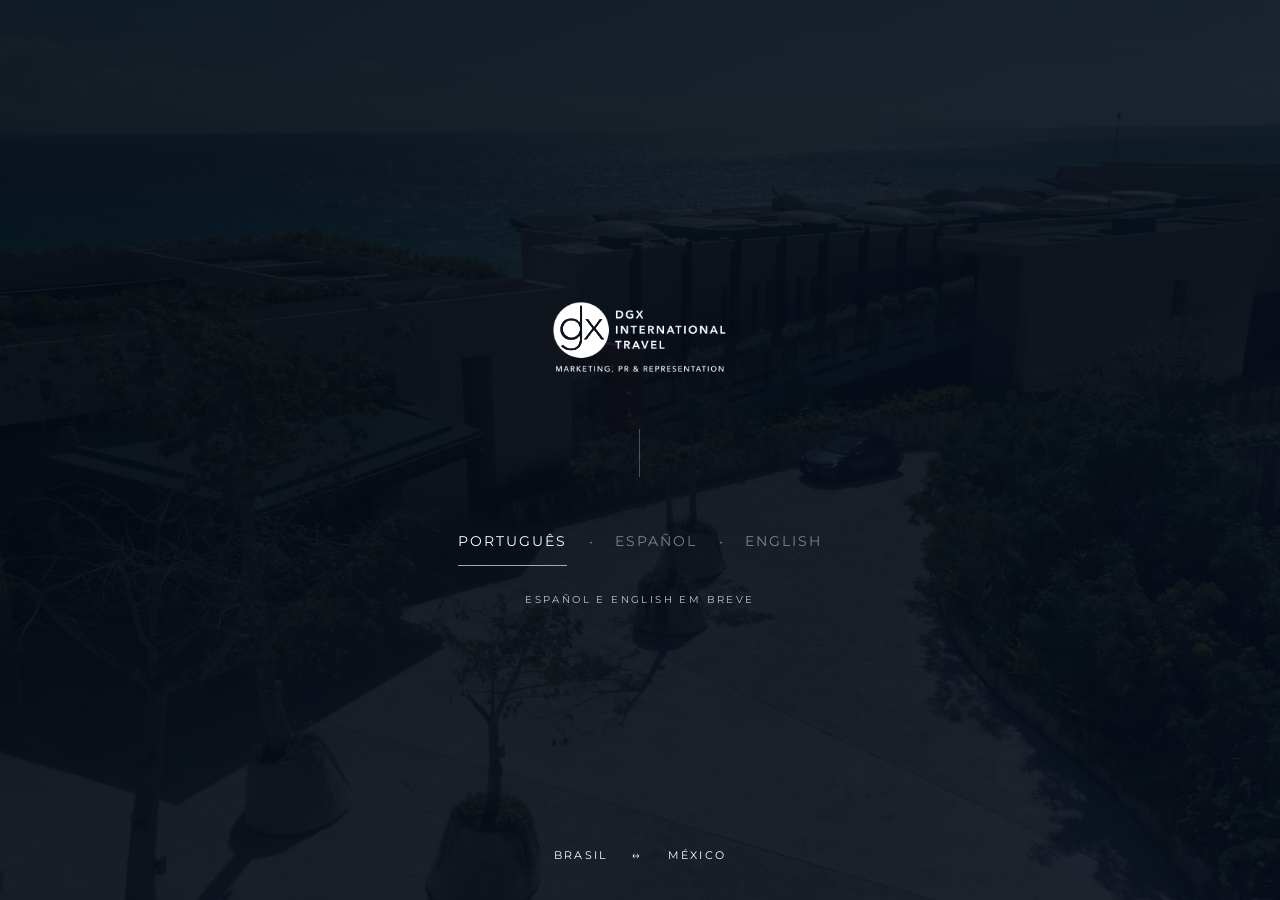
<file: index.html>
<!doctype html>
<html lang="pt-BR"><head><meta charset="utf-8"><meta name="viewport" content="width=device-width, initial-scale=1"><meta name="theme-color" content="#1e3c6e"><title>Escolha seu idioma · DGX International Travel</title><link rel="preconnect" href="https://fonts.googleapis.com"><link rel="preconnect" href="https://fonts.gstatic.com" crossorigin><link href="https://fonts.googleapis.com/css2?family=Montserrat:ital,wght@0,200;0,300;0,400;0,500;0,600;0,700;1,300;1,400&display=swap" rel="stylesheet"><link rel="stylesheet" href="/assets/css/site.css"><link rel="stylesheet" href="/assets/css/refinement.css"><script src="/assets/js/site.js" defer></script></head><body class="entry-page"><main class="language-entry" id="conteudo"><video class="background-video" autoplay muted loop playsinline preload="metadata" poster="/assets/images/6b2d5e122bb88cfe.jpg" aria-hidden="true"><source src="/assets/video/828f446365b17e49.mp4" type="video/mp4"></video><div class="entry-shade"></div><div class="entry-identity"><img src="/assets/images/4bf5446c40691d83.png" alt="DGX International Travel" class="entry-logo" fetchpriority="high" decoding="async"><span class="entry-rule" aria-hidden="true"></span><nav class="entry-languages" aria-label="Selecione o idioma"><a href="/pt/" data-language="pt" lang="pt-BR">Português</a><span aria-hidden="true">·</span><button type="button" disabled lang="es" aria-describedby="future-languages">Español</button><span aria-hidden="true">·</span><button type="button" disabled lang="en" aria-describedby="future-languages">English</button></nav><p id="future-languages" class="language-note">Español e English em breve</p></div><p class="entry-location">Brasil <span aria-hidden="true">↔</span> México</p></main></body></html>
</file>
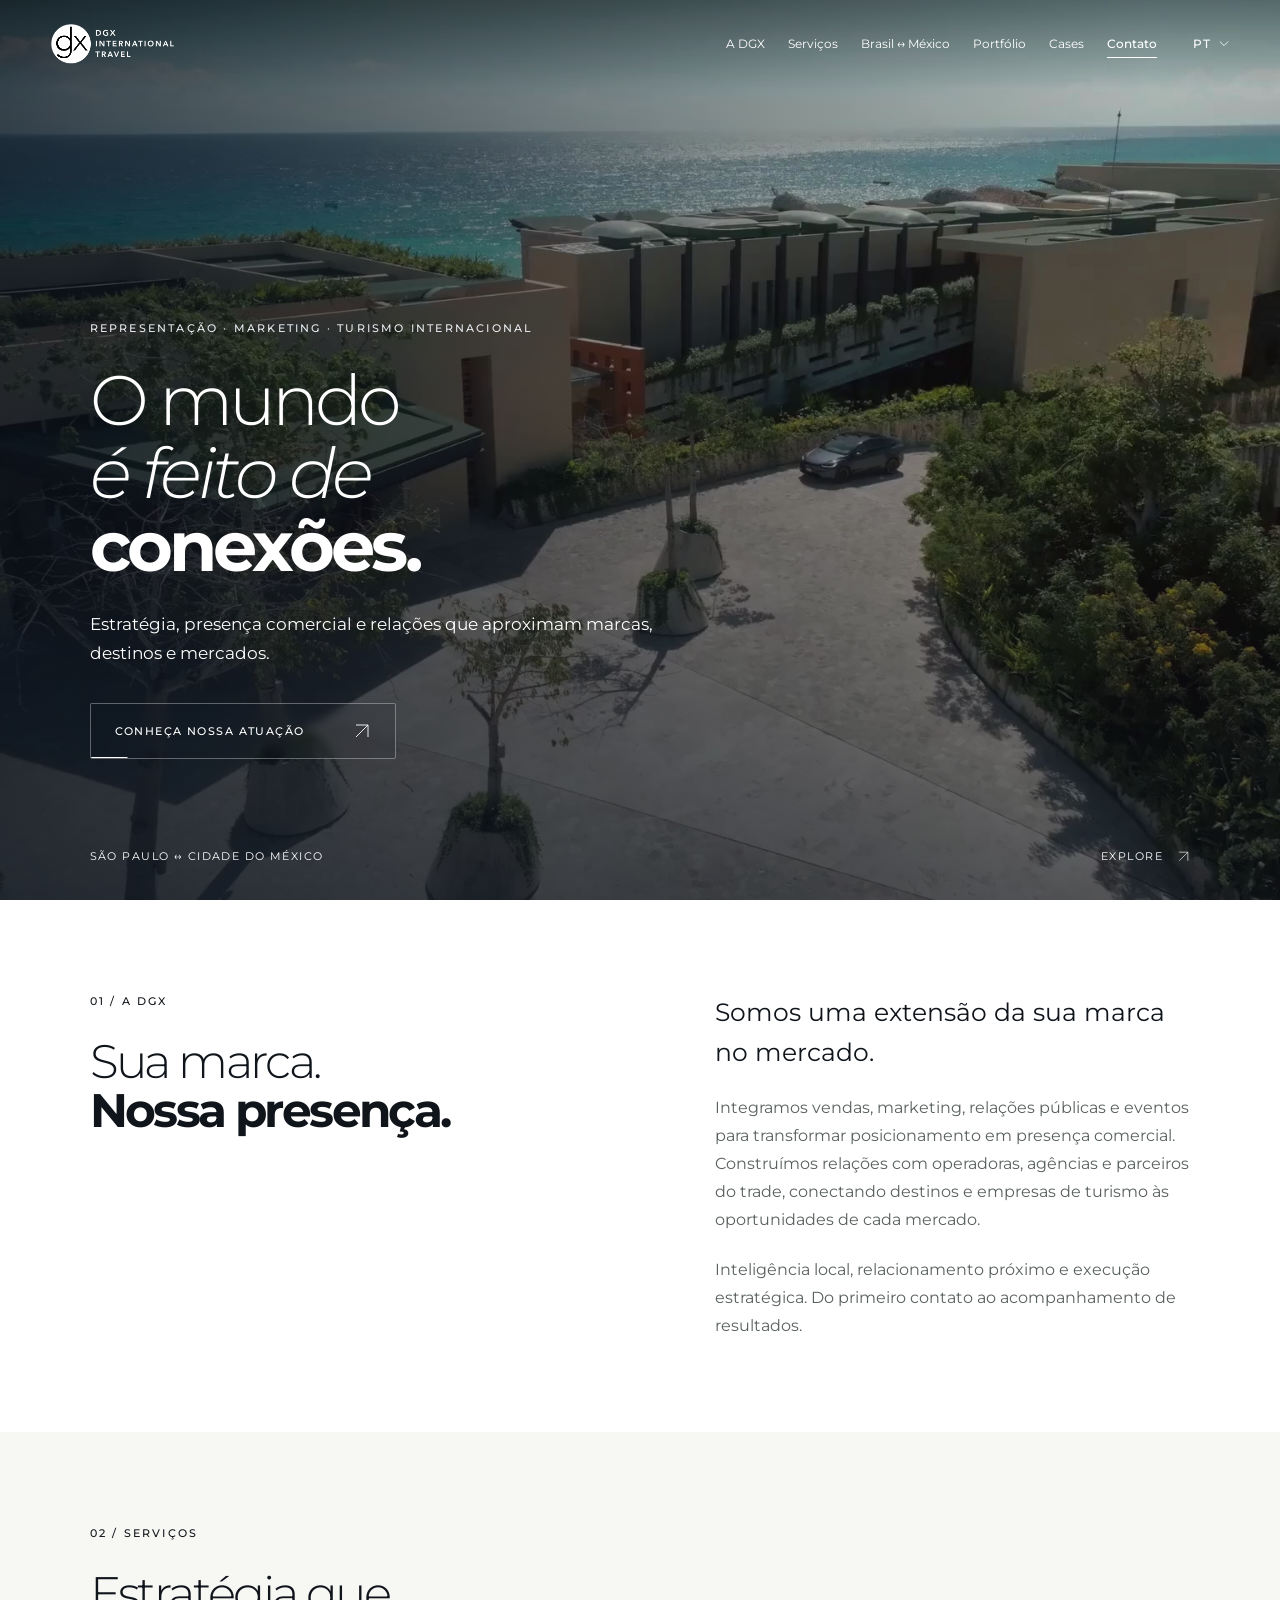
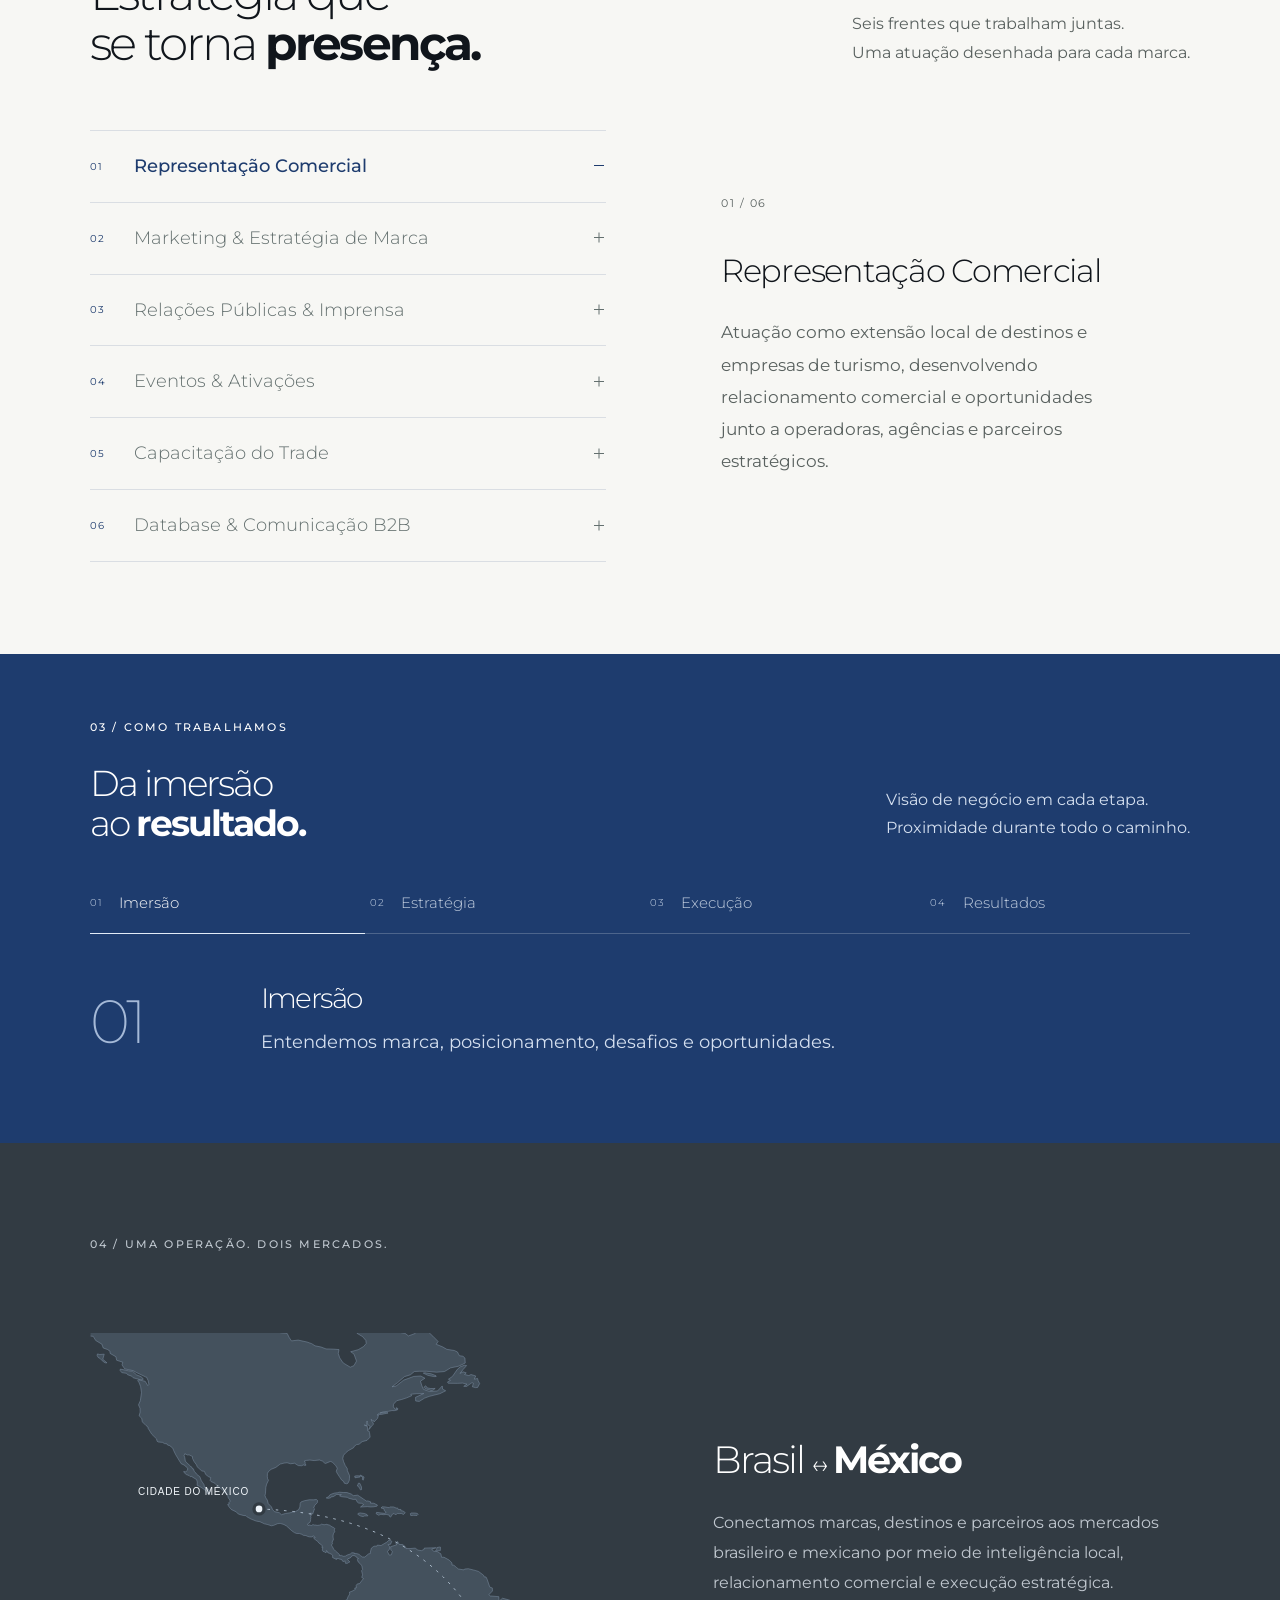
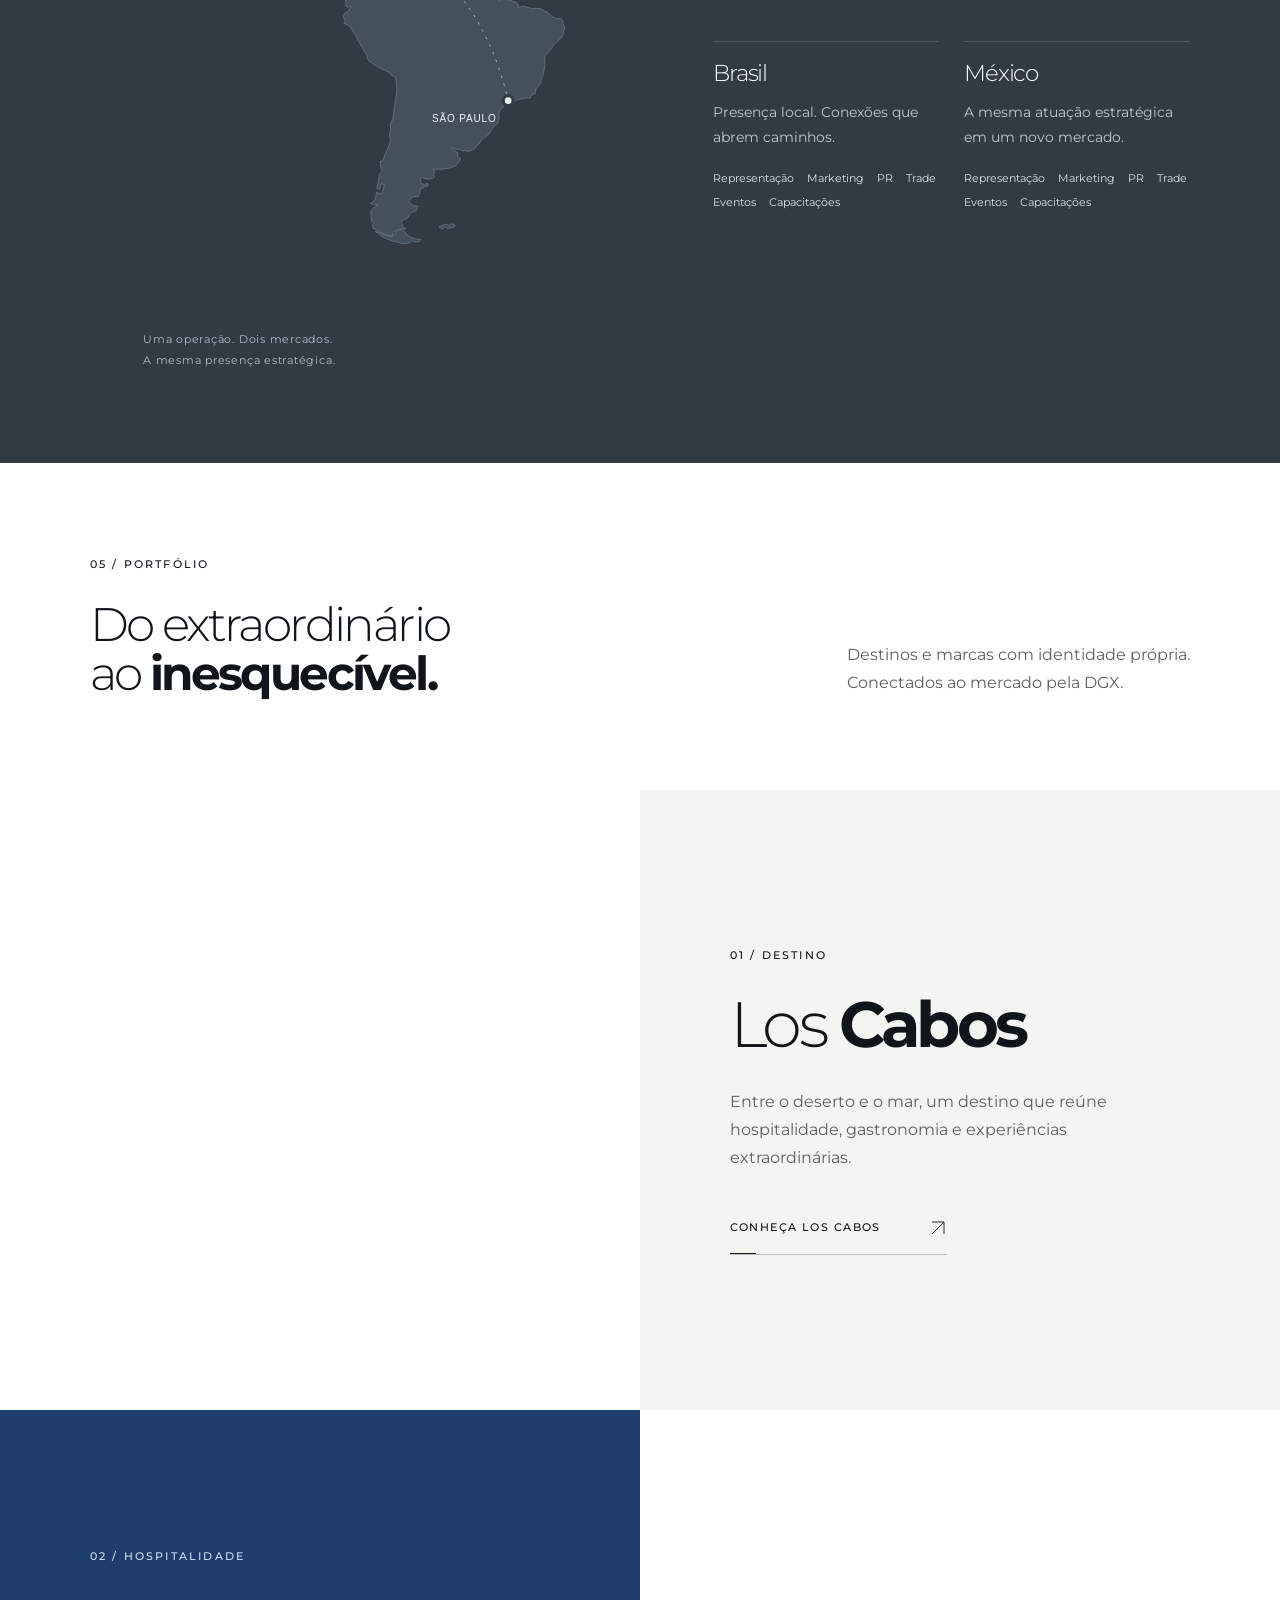
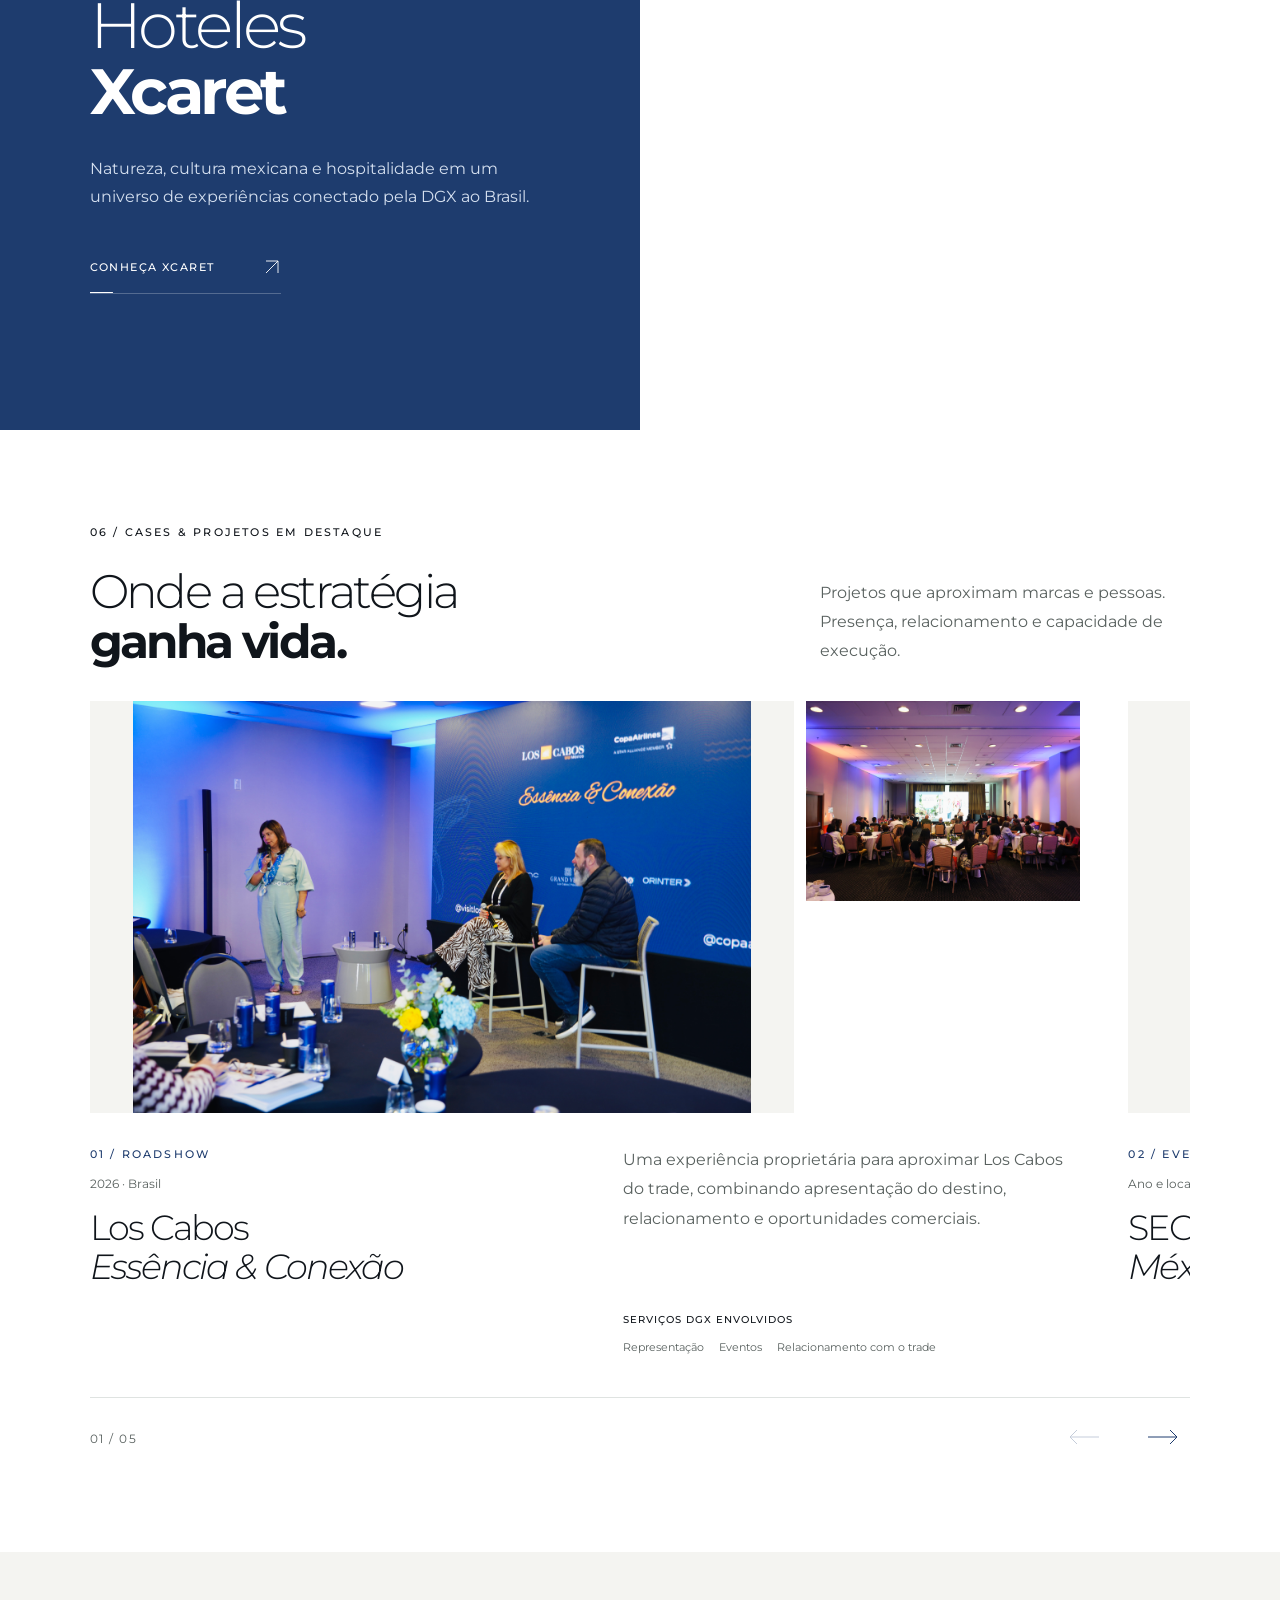
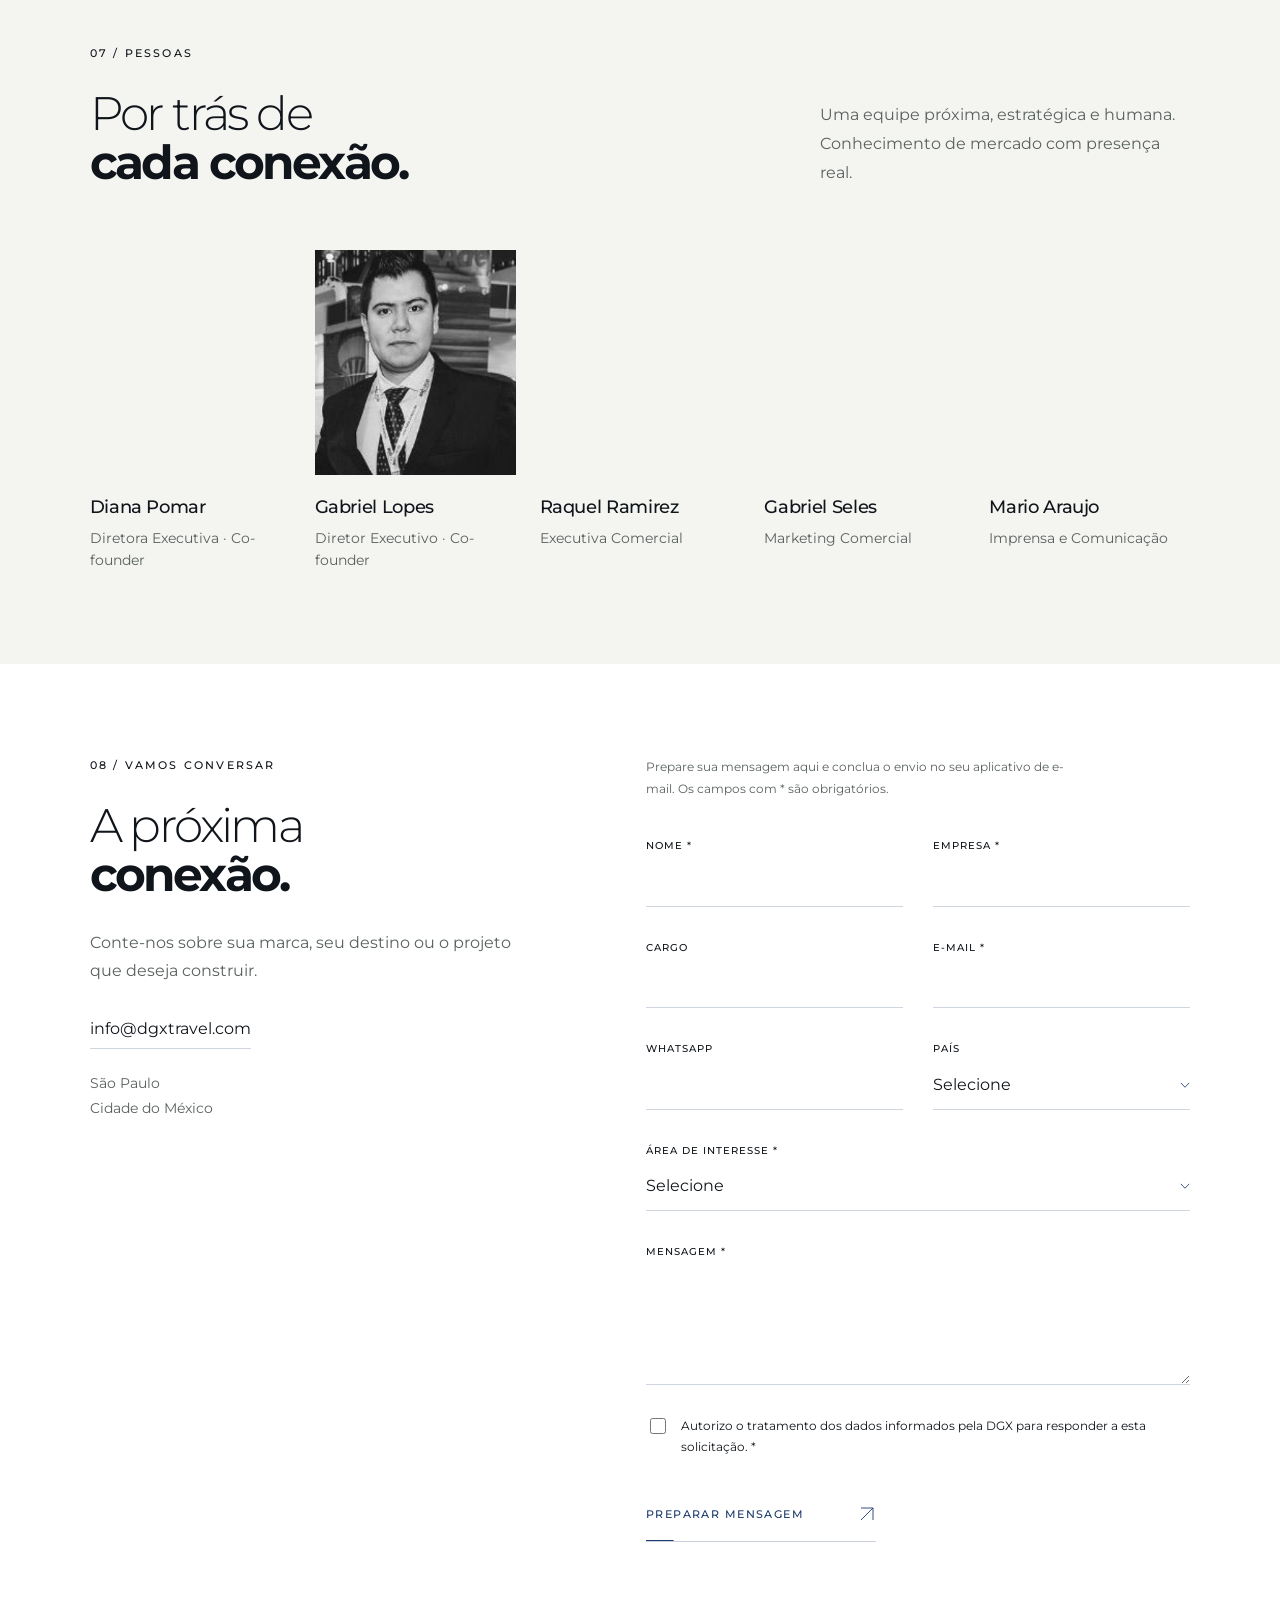
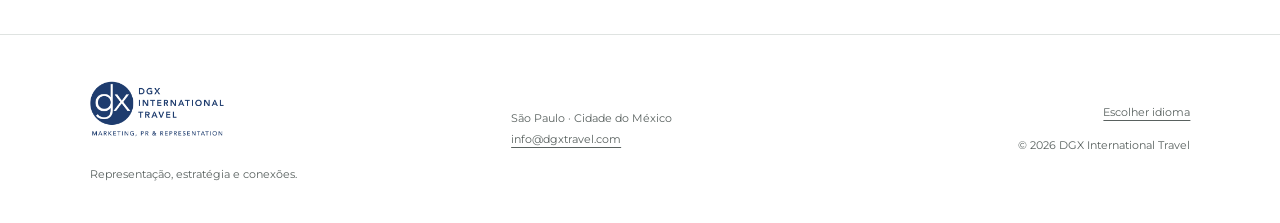
<file: pt/index.html>
<!doctype html>
<html lang="pt-BR"><head><meta charset="utf-8"><meta name="viewport" content="width=device-width, initial-scale=1"><meta name="theme-color" content="#1e3c6e"><title>Representação, marketing e conexões · DGX International Travel</title><link rel="preconnect" href="https://fonts.googleapis.com"><link rel="preconnect" href="https://fonts.gstatic.com" crossorigin><link href="https://fonts.googleapis.com/css2?family=Montserrat:ital,wght@0,200;0,300;0,400;0,500;0,600;0,700;1,300;1,400&display=swap" rel="stylesheet"><link rel="stylesheet" href="/assets/css/site.css"><link rel="stylesheet" href="/assets/css/refinement.css"><script src="/assets/js/site.js" defer></script></head><body class=""><a class="skip-link" href="#conteudo">Ir para o conteúdo</a>
<header class="site-header"><a href="/pt/" class="brand" aria-label="DGX International Travel — início"><img src="/assets/images/4bf5446c40691d83.png" alt="DGX International Travel" class="" fetchpriority="high" decoding="async"></a>
<nav id="site-navigation" class="site-navigation" aria-label="Navegação principal"><a href="/pt/#dgx">A DGX</a><a href="/pt/#servicos">Serviços</a><a href="/pt/#mercados">Brasil ↔ México</a><a href="/pt/#portfolio">Portfólio</a><a href="/pt/#cases">Cases</a><a href="/pt/#contato">Contato</a></nav>
<div class="header-tools"><div class="locales"><button class="locale-toggle" type="button" aria-expanded="false" aria-controls="locale-panel">PT <svg viewBox="0 0 12 8" aria-hidden="true"><path d="m1 1 5 5 5-5" fill="none" stroke="currentColor"/></svg></button><nav id="locale-panel" class="locale-panel" aria-label="Idiomas" hidden><a href="/?choose=1" lang="pt-BR" aria-current="true">Português</a><button type="button" lang="es" disabled>Español <small>Em breve</small></button><button type="button" lang="en" disabled>English <small>Em breve</small></button></nav></div><button class="menu-toggle" aria-controls="site-navigation" aria-expanded="false" hidden>Menu <span class="menu-glyph" aria-hidden="true"></span></button></div></header><main id="conteudo"><section class="hero home-hero"><video class="background-video" autoplay muted loop playsinline preload="metadata" poster="/assets/images/6b2d5e122bb88cfe.jpg" aria-hidden="true"><source src="/assets/video/828f446365b17e49.mp4" type="video/mp4"></video><div class="hero-shade"></div><div class="hero-content"><p class="eyebrow">Representação · Marketing · Turismo internacional</p><h1>O mundo<br><em>é feito de</em><br><strong>conexões.</strong></h1><p>Estratégia, presença comercial e relações que aproximam marcas, destinos e mercados.</p><a class="hero-link" href="#servicos">Conheça nossa atuação<svg class="arrow-icon" viewBox="0 0 24 24" fill="none" aria-hidden="true"><path d="M4 20 20 4M4 4h16v16" stroke="currentColor" stroke-width="1.2"/></svg></a></div><div class="hero-bottom"><span>São Paulo ↔ Cidade do México</span><a href="#dgx">Explore <svg class="arrow-icon" viewBox="0 0 24 24" fill="none" aria-hidden="true"><path d="M4 20 20 4M4 4h16v16" stroke="currentColor" stroke-width="1.2"/></svg></a></div></section>
<section class="section intro" id="dgx"><div><p class="eyebrow">01 / A DGX</p><h2>Sua marca.<br><strong>Nossa presença.</strong></h2></div><div class="intro-copy"><p class="lead">Somos uma extensão da sua marca no mercado.</p><p>Integramos vendas, marketing, relações públicas e eventos para transformar posicionamento em presença comercial. Construímos relações com operadoras, agências e parceiros do trade, conectando destinos e empresas de turismo às oportunidades de cada mercado.</p><p>Inteligência local, relacionamento próximo e execução estratégica. Do primeiro contato ao acompanhamento de resultados.</p></div></section>
<section class="section services" id="servicos"><div class="section-heading"><div><p class="eyebrow">02 / Serviços</p><h2>Estratégia que<br>se torna <strong>presença.</strong></h2></div><p>Seis frentes que trabalham juntas.<br>Uma atuação desenhada para cada marca.</p></div><div class="service-list"><article class="service-row"><h3><button class="service-trigger" type="button" aria-expanded="true" aria-controls="service-copy-0"><span class="index-number">01</span><span>Representação Comercial</span><span class="service-symbol" aria-hidden="true"></span></button></h3><p id="service-copy-0">Atuação como extensão local de destinos e empresas de turismo, desenvolvendo relacionamento comercial e oportunidades junto a operadoras, agências e parceiros estratégicos.</p></article><article class="service-row"><h3><button class="service-trigger" type="button" aria-expanded="true" aria-controls="service-copy-1"><span class="index-number">02</span><span>Marketing & Estratégia de Marca</span><span class="service-symbol" aria-hidden="true"></span></button></h3><p id="service-copy-1">Planejamento B2B e B2C, posicionamento, campanhas, comunicação e ações orientadas a awareness e conversão.</p></article><article class="service-row"><h3><button class="service-trigger" type="button" aria-expanded="true" aria-controls="service-copy-2"><span class="index-number">03</span><span>Relações Públicas & Imprensa</span><span class="service-symbol" aria-hidden="true"></span></button></h3><p id="service-copy-2">Relacionamento com mídia, press trips, pautas estratégicas, gestão de reputação e presença em veículos especializados.</p></article><article class="service-row"><h3><button class="service-trigger" type="button" aria-expanded="true" aria-controls="service-copy-3"><span class="index-number">04</span><span>Eventos & Ativações</span><span class="service-symbol" aria-hidden="true"></span></button></h3><p id="service-copy-3">Roadshows, eventos B2B/B2C, fam trips, feiras, experiências proprietárias e ativações especiais.</p></article><article class="service-row"><h3><button class="service-trigger" type="button" aria-expanded="true" aria-controls="service-copy-4"><span class="index-number">05</span><span>Capacitação do Trade</span><span class="service-symbol" aria-hidden="true"></span></button></h3><p id="service-copy-4">Treinamentos presenciais e digitais para operadoras, agentes de viagens e parceiros comerciais.</p></article><article class="service-row"><h3><button class="service-trigger" type="button" aria-expanded="true" aria-controls="service-copy-5"><span class="index-number">06</span><span>Database & Comunicação B2B</span><span class="service-symbol" aria-hidden="true"></span></button></h3><p id="service-copy-5">Comunicação e relacionamento direto com uma base de mais de 6.000 agências brasileiras.</p></article></div></section>
<section class="section methodology" id="metodologia"><div class="section-heading"><div><p class="eyebrow">03 / Como trabalhamos</p><h2>Da imersão<br>ao <strong>resultado.</strong></h2></div><p>Visão de negócio em cada etapa.<br>Proximidade durante todo o caminho.</p></div><ol class="method-steps"><li><h3><button class="method-trigger" type="button" aria-expanded="true" aria-controls="method-copy-0"><span class="index-number">01</span>Imersão</button></h3><p id="method-copy-0">Entendemos marca, posicionamento, desafios e oportunidades.</p></li><li><h3><button class="method-trigger" type="button" aria-expanded="true" aria-controls="method-copy-1"><span class="index-number">02</span>Estratégia</button></h3><p id="method-copy-1">Definimos objetivos, canais, ações e indicadores.</p></li><li><h3><button class="method-trigger" type="button" aria-expanded="true" aria-controls="method-copy-2"><span class="index-number">03</span>Execução</button></h3><p id="method-copy-2">Transformamos estratégia em trabalho comercial, capacitações, PR, eventos e campanhas.</p></li><li><h3><button class="method-trigger" type="button" aria-expanded="true" aria-controls="method-copy-3"><span class="index-number">04</span>Resultados</button></h3><p id="method-copy-3">Acompanhamento, reporting, indicadores e inteligência de mercado.</p></li></ol></section>
<section class="section markets" id="mercados"><p class="eyebrow">04 / Uma operação. Dois mercados.</p><div class="market-title"><h2>Brasil <span aria-hidden="true">↔</span> <strong>México</strong></h2><p>Conectamos marcas, destinos e parceiros aos mercados brasileiro e mexicano por meio de inteligência local, relacionamento comercial e execução estratégica.</p></div><figure class="geographic-map"><img src="/assets/images/americas.svg" alt="Mapa das Américas com conexão entre Cidade do México e São Paulo" loading="lazy" width="640" height="650"><figcaption>Uma operação. Dois mercados. A mesma presença estratégica.</figcaption></figure><div class="market-columns"><article><h3>Brasil</h3><p>Presença local. Conexões que abrem caminhos.</p><ul><li>Representação</li><li>Marketing</li><li>PR</li><li>Trade</li><li>Eventos</li><li>Capacitações</li></ul></article><article><h3>México</h3><p>A mesma atuação estratégica em um novo mercado.</p><ul><li>Representação</li><li>Marketing</li><li>PR</li><li>Trade</li><li>Eventos</li><li>Capacitações</li></ul></article></div></section>
<section class="portfolio" id="portfolio"><div class="section section-heading"><div><p class="eyebrow">05 / Portfólio</p><h2>Do extraordinário<br>ao <strong>inesquecível.</strong></h2></div><p>Destinos e marcas com identidade própria.<br>Conectados ao mercado pela DGX.</p></div><article class="product"><a class="product-image" href="/pt/portfolio/los-cabos/" aria-label="Conheça Los Cabos"><img src="/assets/images/80f5f00c7e4a7e29.jpg" alt="Paisagem e mar de Los Cabos" class="" loading="lazy" decoding="async"></a><div class="product-copy"><p class="eyebrow">01 / Destino</p><h3>Los <strong>Cabos</strong></h3><p>Entre o deserto e o mar, um destino que reúne hospitalidade, gastronomia e experiências extraordinárias.</p><a class="text-link" href="/pt/portfolio/los-cabos/">Conheça Los Cabos<svg class="arrow-icon" viewBox="0 0 24 24" fill="none" aria-hidden="true"><path d="M4 20 20 4M4 4h16v16" stroke="currentColor" stroke-width="1.2"/></svg></a></div></article><article class="product product-xcaret"><a class="product-image" href="/pt/portfolio/xcaret/" aria-label="Conheça Xcaret"><img src="/assets/images/1fde897a3226da9a.jpg" alt="Hoteles Xcaret, México" class="" loading="lazy" decoding="async"></a><div class="product-copy"><p class="eyebrow">02 / Hospitalidade</p><h3>Hoteles<br><strong>Xcaret</strong></h3><p>Natureza, cultura mexicana e hospitalidade em um universo de experiências conectado pela DGX ao Brasil.</p><a class="text-link" href="/pt/portfolio/xcaret/">Conheça Xcaret<svg class="arrow-icon" viewBox="0 0 24 24" fill="none" aria-hidden="true"><path d="M4 20 20 4M4 4h16v16" stroke="currentColor" stroke-width="1.2"/></svg></a></div></article></section>
<section class="section cases" id="cases"><div class="section-heading"><div><p class="eyebrow">06 / Cases & projetos em destaque</p><h2>Onde a estratégia<br><strong>ganha vida.</strong></h2></div><p>Projetos que aproximam marcas e pessoas.<br>Presença, relacionamento e capacidade de execução.</p></div><article class="case" id="case-1"><div class="case-copy"><p class="eyebrow">01 / Roadshow</p><p class="case-meta">2026 · Brasil</p><h3>Los Cabos<br><em>Essência & Conexão</em></h3><p>Uma experiência proprietária para aproximar Los Cabos do trade, combinando apresentação do destino, relacionamento e oportunidades comerciais.</p><p class="tag-label">Serviços DGX envolvidos</p><ul class="tags"><li>Representação</li><li>Eventos</li><li>Relacionamento com o trade</li></ul></div><div class="case-visual"><div class="case-gallery"><figure class="gallery-main"><img src="/assets/images/681afd544c42672d.jpg" alt="Registro do roadshow Los Cabos" class="" loading="lazy" decoding="async"></figure><figure><img src="/assets/images/683eb9d0c2c426ba.jpg" alt="Participantes do roadshow Los Cabos" class="" loading="lazy" decoding="async"></figure><figure><img src="/assets/images/1db79337a9e777e5.jpg" alt="Encontro Los Cabos Essência &amp; Conexão" class="" loading="lazy" decoding="async"></figure></div></div></article><article class="case" id="case-2"><div class="case-copy"><p class="eyebrow">02 / Evento institucional</p><p class="case-meta">Ano e local em atualização</p><h3>SECTUR<br><em>México</em></h3><p>Um projeto para apresentar a atuação da DGX em encontros institucionais e conexões com o turismo mexicano.</p><p class="tag-label">Serviços DGX envolvidos</p><ul class="tags"><li>Eventos</li><li>Relacionamento institucional</li></ul></div><div class="case-visual"><div class="case-gallery"><figure class="gallery-main"><img src="/assets/images/cases/sectur-principal.webp" alt="Encontro institucional do México com participantes no estande" class="" width="1080" height="720" srcset="/assets/images/cases/sectur-principal-small.webp 720w, /assets/images/cases/sectur-principal.webp 1080w" sizes="(max-width:700px) 88vw, 70vw" loading="lazy" decoding="async"></figure><figure><img src="/assets/images/cases/sectur-encontro.webp" alt="Participantes em encontro do turismo mexicano" class=" photo-portrait" width="1125" height="2000" srcset="/assets/images/cases/sectur-encontro-small.webp 563w, /assets/images/cases/sectur-encontro.webp 1125w" sizes="(max-width:700px) 88vw, 70vw" loading="lazy" decoding="async"></figure><figure><img src="/assets/images/cases/sectur-estande.webp" alt="Estande do México em feira de turismo" class="" width="1080" height="720" srcset="/assets/images/cases/sectur-estande-small.webp 720w, /assets/images/cases/sectur-estande.webp 1080w" sizes="(max-width:700px) 88vw, 70vw" loading="lazy" decoding="async"></figure></div></div></article><article class="case" id="case-3"><div class="case-copy"><p class="eyebrow">03 / Trade & relacionamento</p><p class="case-meta">2025 · Local em atualização</p><h3>Xcaret<br><em>Festuris 2025</em></h3><p>A presença de Xcaret em um encontro com o mercado de turismo. Uma conexão entre a identidade da marca e seus parceiros comerciais.</p><p class="tag-label">Serviços DGX envolvidos</p><ul class="tags"><li>Representação</li><li>Trade</li><li>Eventos</li></ul></div><div class="case-visual"><div class="case-gallery"><figure class="gallery-main"><img src="/assets/images/cases/xcaret-festuris-principal.webp" alt="Participantes reunidos no evento Xcaret Festuris" class="" width="1800" height="1012" srcset="/assets/images/cases/xcaret-festuris-principal-small.webp 720w, /assets/images/cases/xcaret-festuris-principal.webp 1800w" sizes="(max-width:700px) 88vw, 70vw" loading="lazy" decoding="async"></figure><figure><img src="/assets/images/cases/xcaret-festuris-apresentacao.webp" alt="Apresentação de Xcaret para convidados" class="" width="1800" height="1012" srcset="/assets/images/cases/xcaret-festuris-apresentacao-small.webp 720w, /assets/images/cases/xcaret-festuris-apresentacao.webp 1800w" sizes="(max-width:700px) 88vw, 70vw" loading="lazy" decoding="async"></figure><figure><img src="/assets/images/cases/xcaret-festuris-estande.webp" alt="Estande Xcaret na Festuris" class=" photo-portrait" width="1125" height="2000" srcset="/assets/images/cases/xcaret-festuris-estande-small.webp 563w, /assets/images/cases/xcaret-festuris-estande.webp 1125w" sizes="(max-width:700px) 88vw, 70vw" loading="lazy" decoding="async"></figure></div></div></article><article class="case" id="case-4"><div class="case-copy"><p class="eyebrow">04 / Evento de segmento</p><p class="case-meta">2025 · Local em atualização</p><h3>Los Cabos<br><em>MICE & Wedding</em></h3><p>Uma aproximação de Los Cabos com os universos de reuniões, incentivos e celebrações, criando espaço para novas conversas com o mercado.</p><p class="tag-label">Serviços DGX envolvidos</p><ul class="tags"><li>Eventos</li><li>Representação</li><li>Relacionamento B2B</li></ul></div><div class="case-visual"><div class="case-gallery"><figure class="gallery-main"><img src="/assets/images/cases/los-cabos-mice-weddings-principal.webp" alt="Convidados no evento Los Cabos MICE e Weddings" class="" width="1080" height="720" srcset="/assets/images/cases/los-cabos-mice-weddings-principal-small.webp 720w, /assets/images/cases/los-cabos-mice-weddings-principal.webp 1080w" sizes="(max-width:700px) 88vw, 70vw" loading="lazy" decoding="async"></figure><figure><img src="/assets/images/cases/los-cabos-mice-weddings-encontro.webp" alt="Apresentação e relacionamento no evento Los Cabos MICE e Weddings" class=" photo-portrait" width="1080" height="1620" srcset="/assets/images/cases/los-cabos-mice-weddings-encontro-small.webp 667w, /assets/images/cases/los-cabos-mice-weddings-encontro.webp 1080w" sizes="(max-width:700px) 88vw, 70vw" loading="lazy" decoding="async"></figure></div></div></article><article class="case" id="case-5"><div class="case-copy"><p class="eyebrow">05 / Feira & trade</p><p class="case-meta">2026 · México</p><h3>Tianguis<br><em>Turístico</em></h3><p>Presença internacional e relacionamento com o trade em um dos grandes encontros do turismo mexicano.</p><p class="tag-label">Serviços DGX envolvidos</p><ul class="tags"><li>Representação</li><li>Trade</li><li>Eventos</li></ul></div><div class="case-visual"><div class="case-gallery"><figure class="gallery-main"><img src="/assets/images/7caf6f10c2b5dff2.jpg" alt="Participação no Tianguis Turístico" class="" loading="lazy" decoding="async"></figure><figure><img src="/assets/images/ff750034fdf7430c.jpg" alt="Los Cabos no Tianguis Turístico" class="" loading="lazy" decoding="async"></figure></div></div></article></section>
<section class="section team" id="equipe"><div class="section-heading"><div><p class="eyebrow">07 / Pessoas</p><h2>Por trás de<br><strong>cada conexão.</strong></h2></div><p>Uma equipe próxima, estratégica e humana.<br>Conhecimento de mercado com presença real.</p></div><div class="people"><article class="person"><img src="/assets/images/team/diana-pomar.webp" alt="Diana Pomar" class=" photo-portrait" width="800" height="1154" srcset="/assets/images/team/diana-pomar-small.webp 693w, /assets/images/team/diana-pomar.webp 800w" sizes="(max-width:700px) 44vw, (max-width:1024px) 28vw, 18vw" loading="lazy" decoding="async"><h3>Diana Pomar</h3><p>Diretora Executiva · Co-founder</p></article><article class="person"><img src="/assets/images/ae52a6d9fa6e820a.png" alt="Gabriel Lopes" class="" loading="lazy" decoding="async"><h3>Gabriel Lopes</h3><p>Diretor Executivo · Co-founder</p></article><article class="person"><img src="/assets/images/team/raquel-ramirez.webp" alt="Raquel Ramirez" class=" photo-portrait" width="800" height="1066" srcset="/assets/images/team/raquel-ramirez-small.webp 720w, /assets/images/team/raquel-ramirez.webp 800w" sizes="(max-width:700px) 44vw, (max-width:1024px) 28vw, 18vw" loading="lazy" decoding="async"><h3>Raquel Ramirez</h3><p>Executiva Comercial</p></article><article class="person"><img src="/assets/images/9fc79efde0b420fc.jpg" alt="Gabriel Seles" class="" loading="lazy" decoding="async"><h3>Gabriel Seles</h3><p>Marketing Comercial</p></article><article class="person"><img src="/assets/images/team/mario-araujo.webp" alt="Mario Araujo" class=" photo-portrait" width="800" height="979" srcset="/assets/images/team/mario-araujo-small.webp 720w, /assets/images/team/mario-araujo.webp 800w" sizes="(max-width:700px) 44vw, (max-width:1024px) 28vw, 18vw" loading="lazy" decoding="async"><h3>Mario Araujo</h3><p>Imprensa e Comunicação</p></article></div></section><section class="section contact" id="contato"><div class="contact-heading"><p class="eyebrow">08 / Vamos conversar</p><h2>A próxima<br><strong>conexão.</strong></h2><p>Conte-nos sobre sua marca, seu destino ou o projeto que deseja construir.</p><a class="contact-email" href="mailto:info@dgxtravel.com">info@dgxtravel.com</a><p class="contact-locations">São Paulo<br>Cidade do México</p></div><form id="contact-form" class="contact-form"><p class="form-note" id="form-note">Prepare sua mensagem aqui e conclua o envio no seu aplicativo de e-mail. Os campos com * são obrigatórios.</p><div class="form-grid"><label>Nome *<input name="nome" autocomplete="name" required maxlength="120"></label><label>Empresa *<input name="empresa" autocomplete="organization" required maxlength="160"></label><label>Cargo<input name="cargo" autocomplete="organization-title" maxlength="120"></label><label>E-mail *<input name="email" type="email" autocomplete="email" required maxlength="254"></label><label>WhatsApp<input name="whatsapp" type="tel" autocomplete="tel" maxlength="40"></label><label>País<select name="pais"><option value="">Selecione</option><option>Brasil</option><option>México</option><option>Outro</option></select></label><label class="full">Área de interesse *<select name="interesse" required><option value="">Selecione</option><option>Representação</option><option>Marketing</option><option>PR & Imprensa</option><option>Eventos</option><option>Trade & Capacitações</option><option>Parcerias</option><option>Outro</option></select></label><label class="full">Mensagem *<textarea name="mensagem" rows="4" required maxlength="3000"></textarea></label></div><label class="consent"><input type="checkbox" name="consentimento" required><span>Autorizo o tratamento dos dados informados pela DGX para responder a esta solicitação. *</span></label><button class="solid-link" type="submit" disabled aria-describedby="form-note">Preparar mensagem <svg class="arrow-icon" viewBox="0 0 24 24" fill="none" aria-hidden="true"><path d="M4 20 20 4M4 4h16v16" stroke="currentColor" stroke-width="1.2"/></svg></button><div id="contact-result" class="contact-result" role="status" hidden><p>Sua mensagem está pronta. Abra seu aplicativo de e-mail para concluir o envio.</p><a id="email-draft" class="text-link">Abrir e-mail <svg class="arrow-icon" viewBox="0 0 24 24" fill="none" aria-hidden="true"><path d="M4 20 20 4M4 4h16v16" stroke="currentColor" stroke-width="1.2"/></svg></a></div><noscript><p>Envie sua mensagem diretamente para <a href="mailto:info@dgxtravel.com">info@dgxtravel.com</a>.</p></noscript></form></section></main><footer class="site-footer"><div><img src="/assets/images/4bf5446c40691d83.png" alt="DGX International Travel" class="footer-logo" loading="lazy" decoding="async"><p>Representação, estratégia e conexões.</p></div><div><p>São Paulo · Cidade do México</p><a href="mailto:info@dgxtravel.com">info@dgxtravel.com</a></div><div><a href="/?choose=1">Escolher idioma</a><p>© 2026 DGX International Travel</p></div></footer></body></html>
</file>
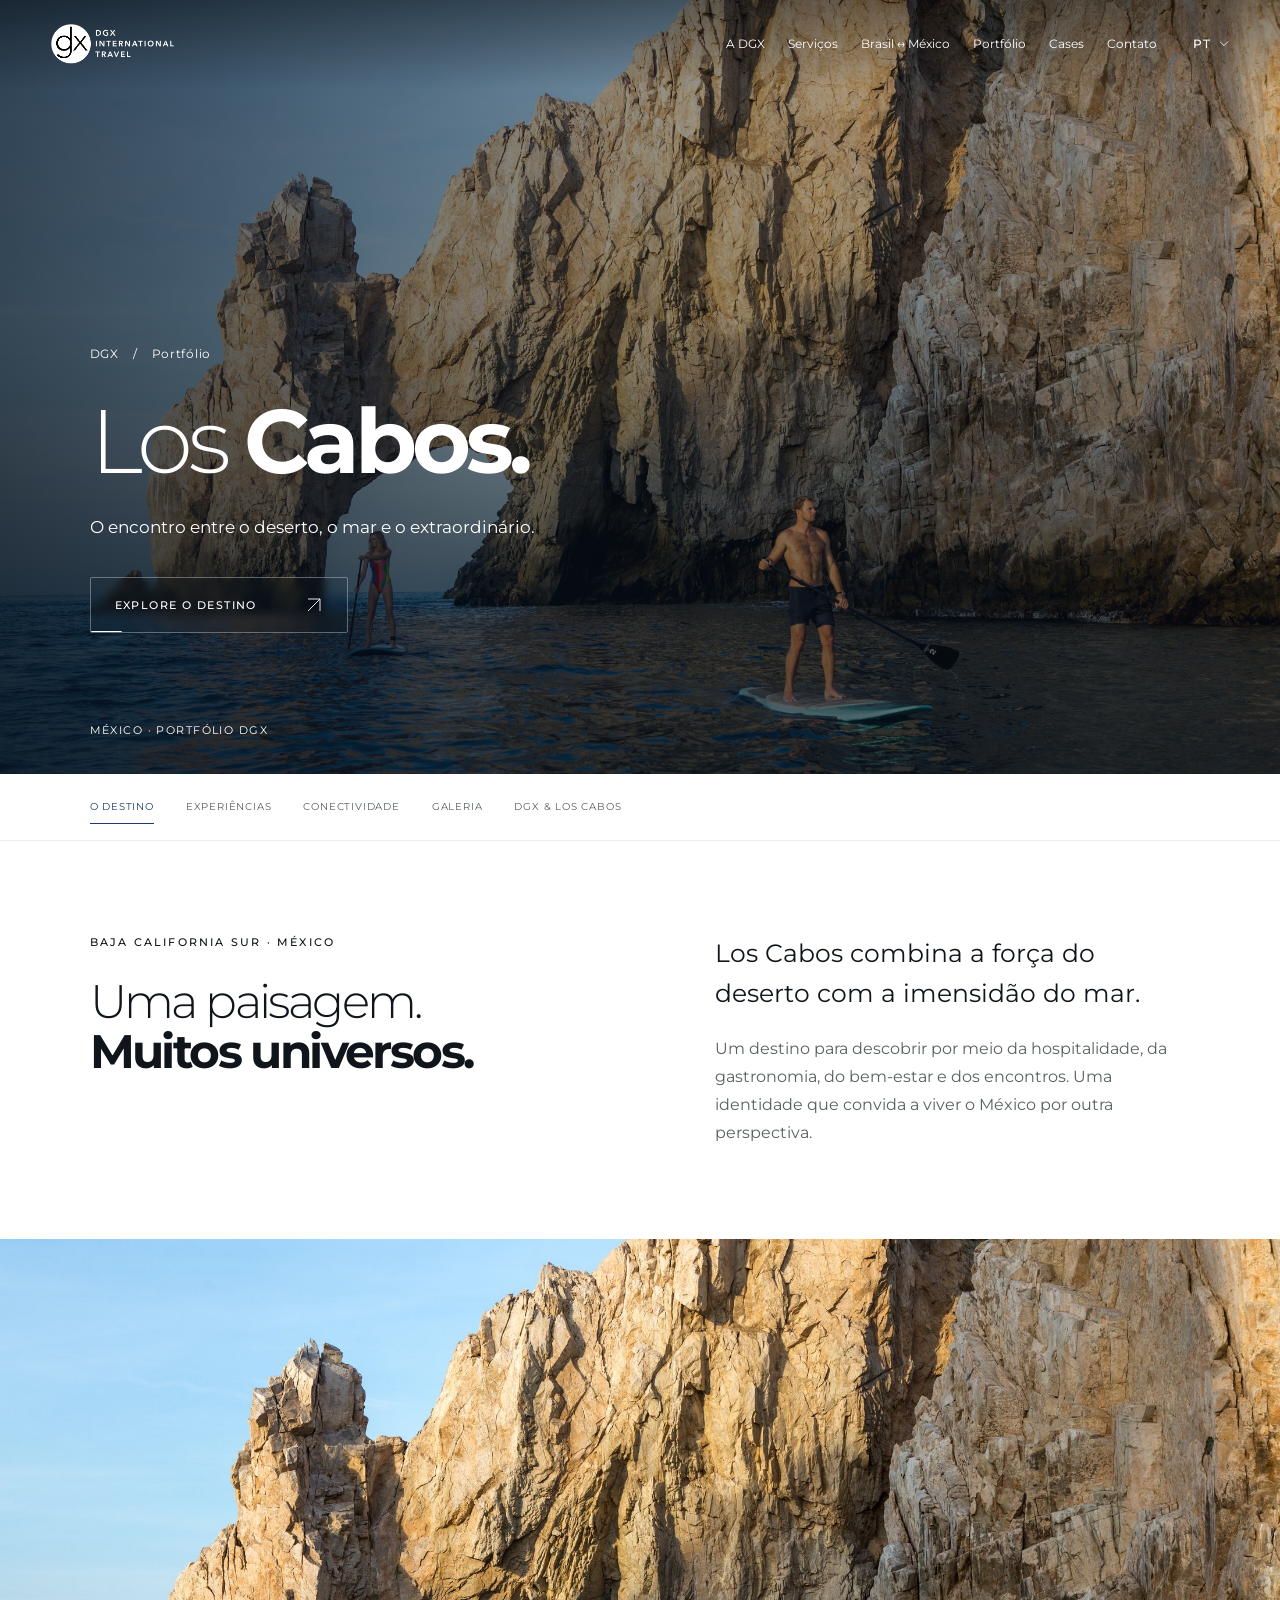
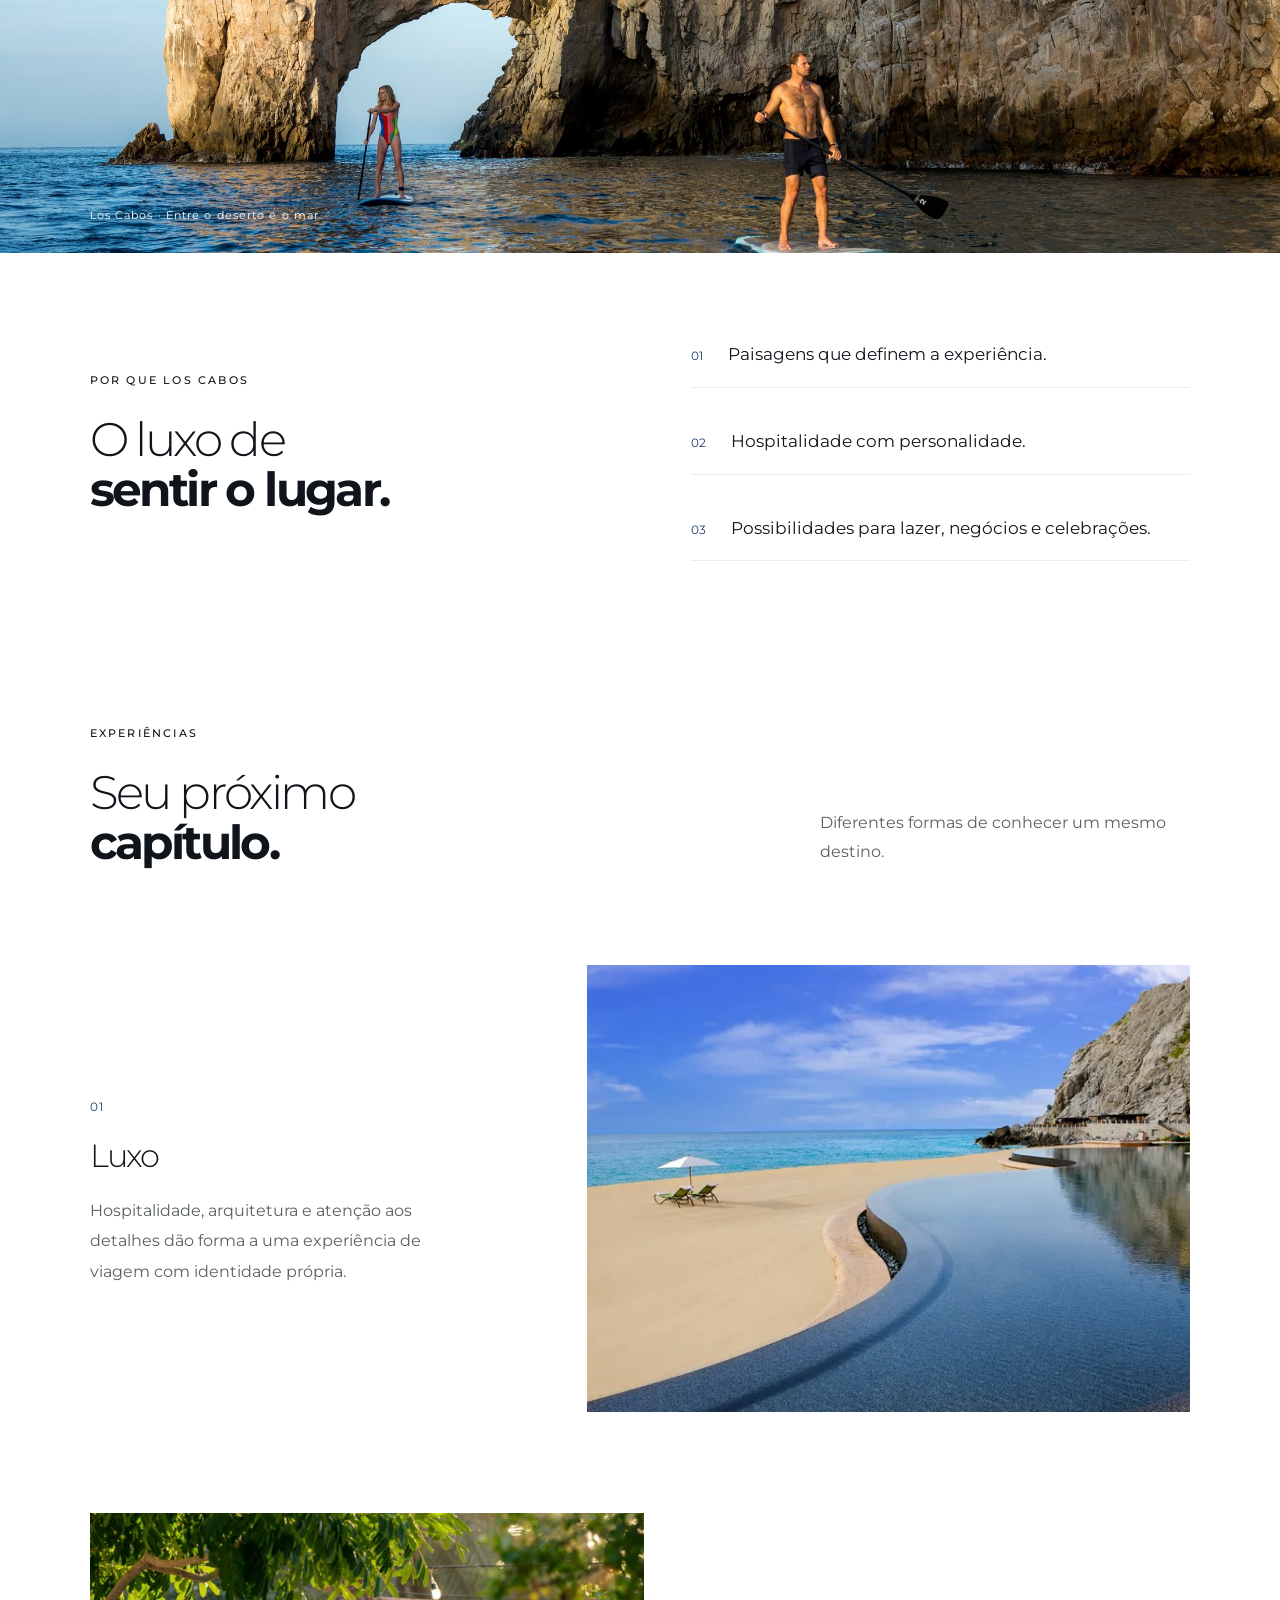
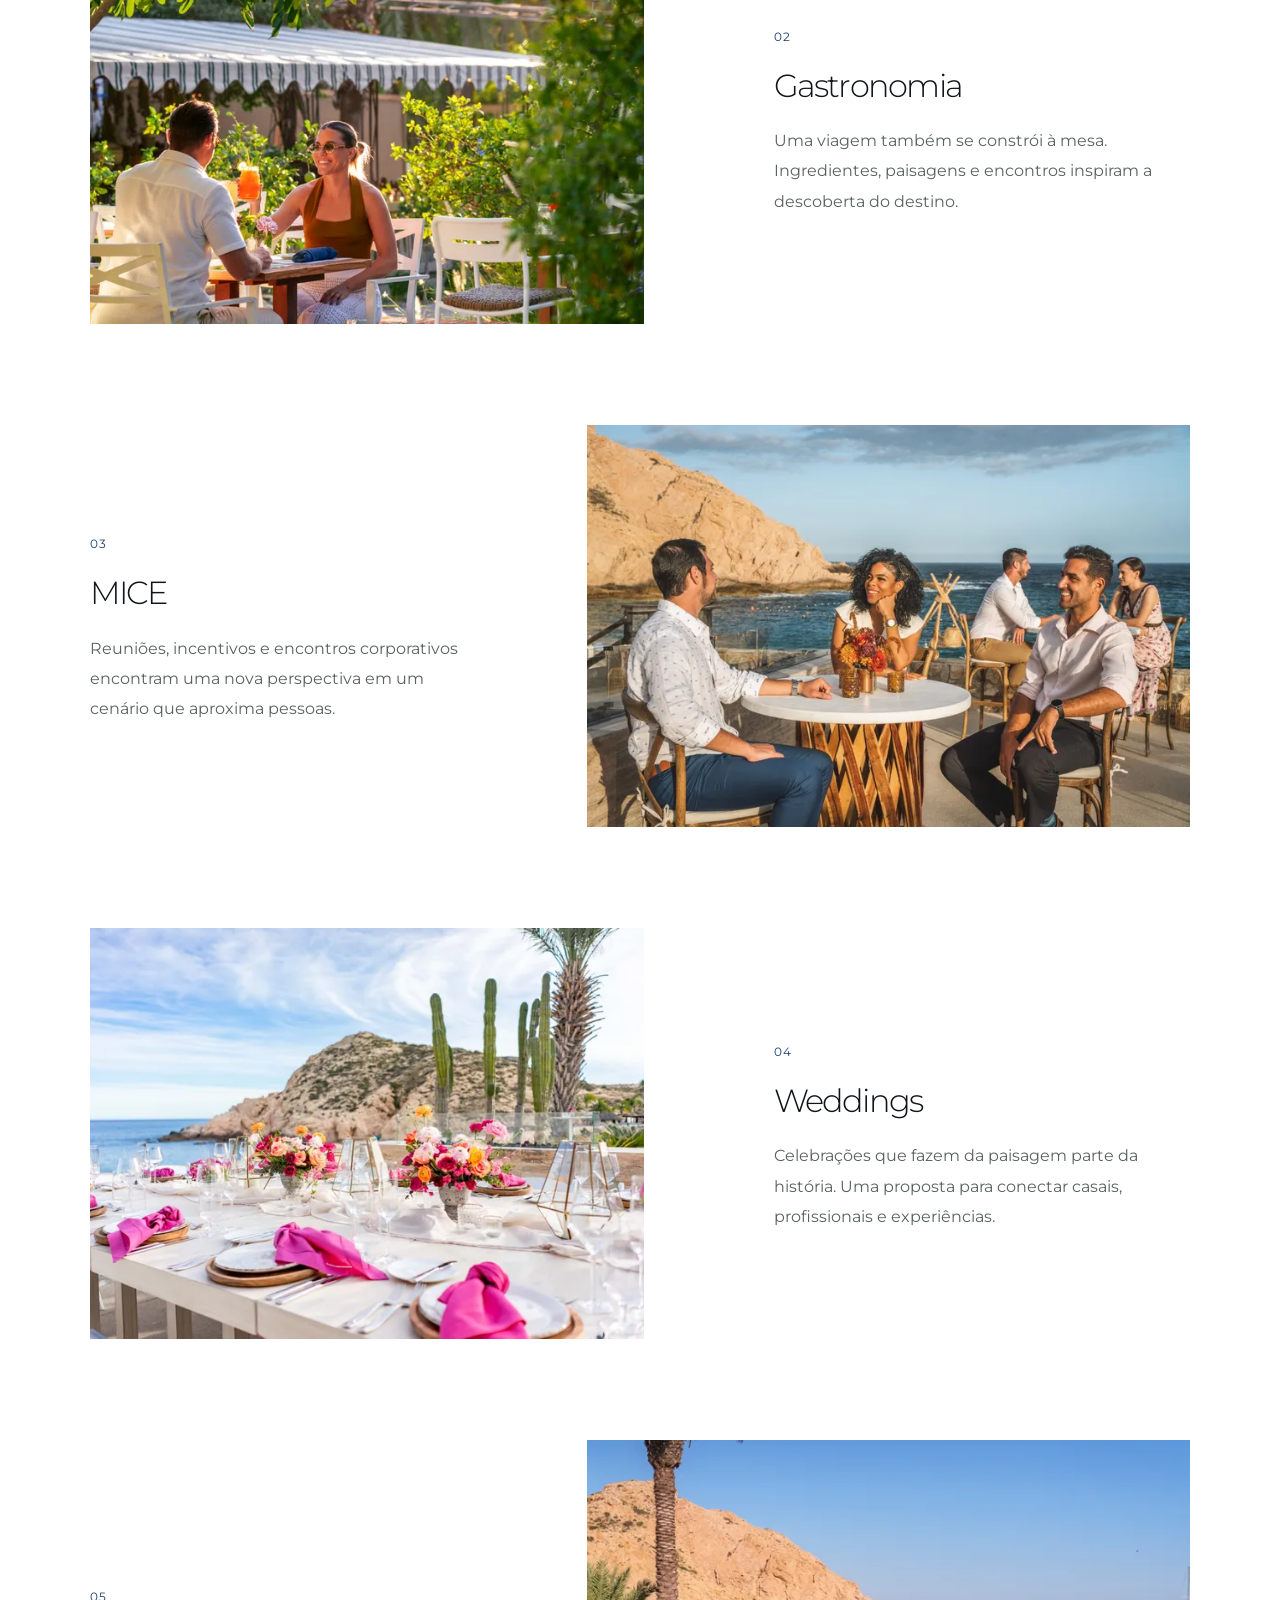
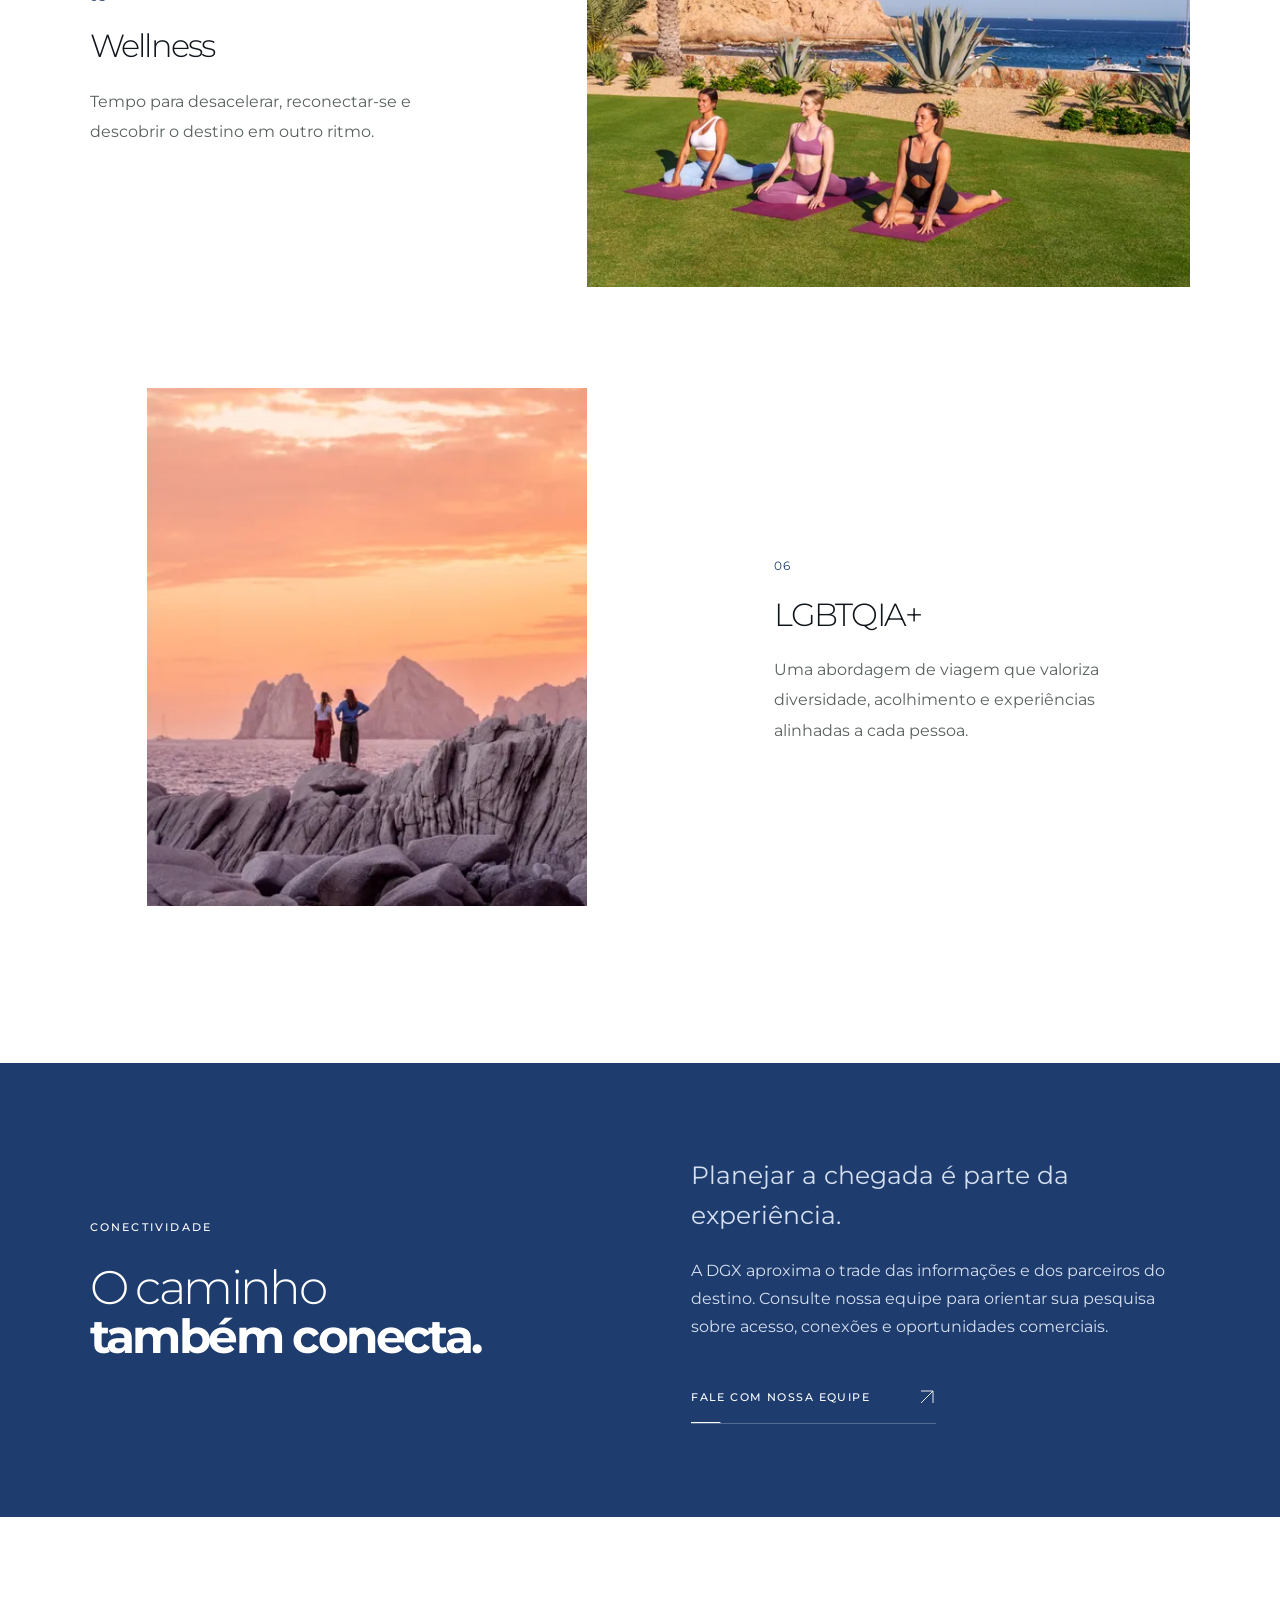
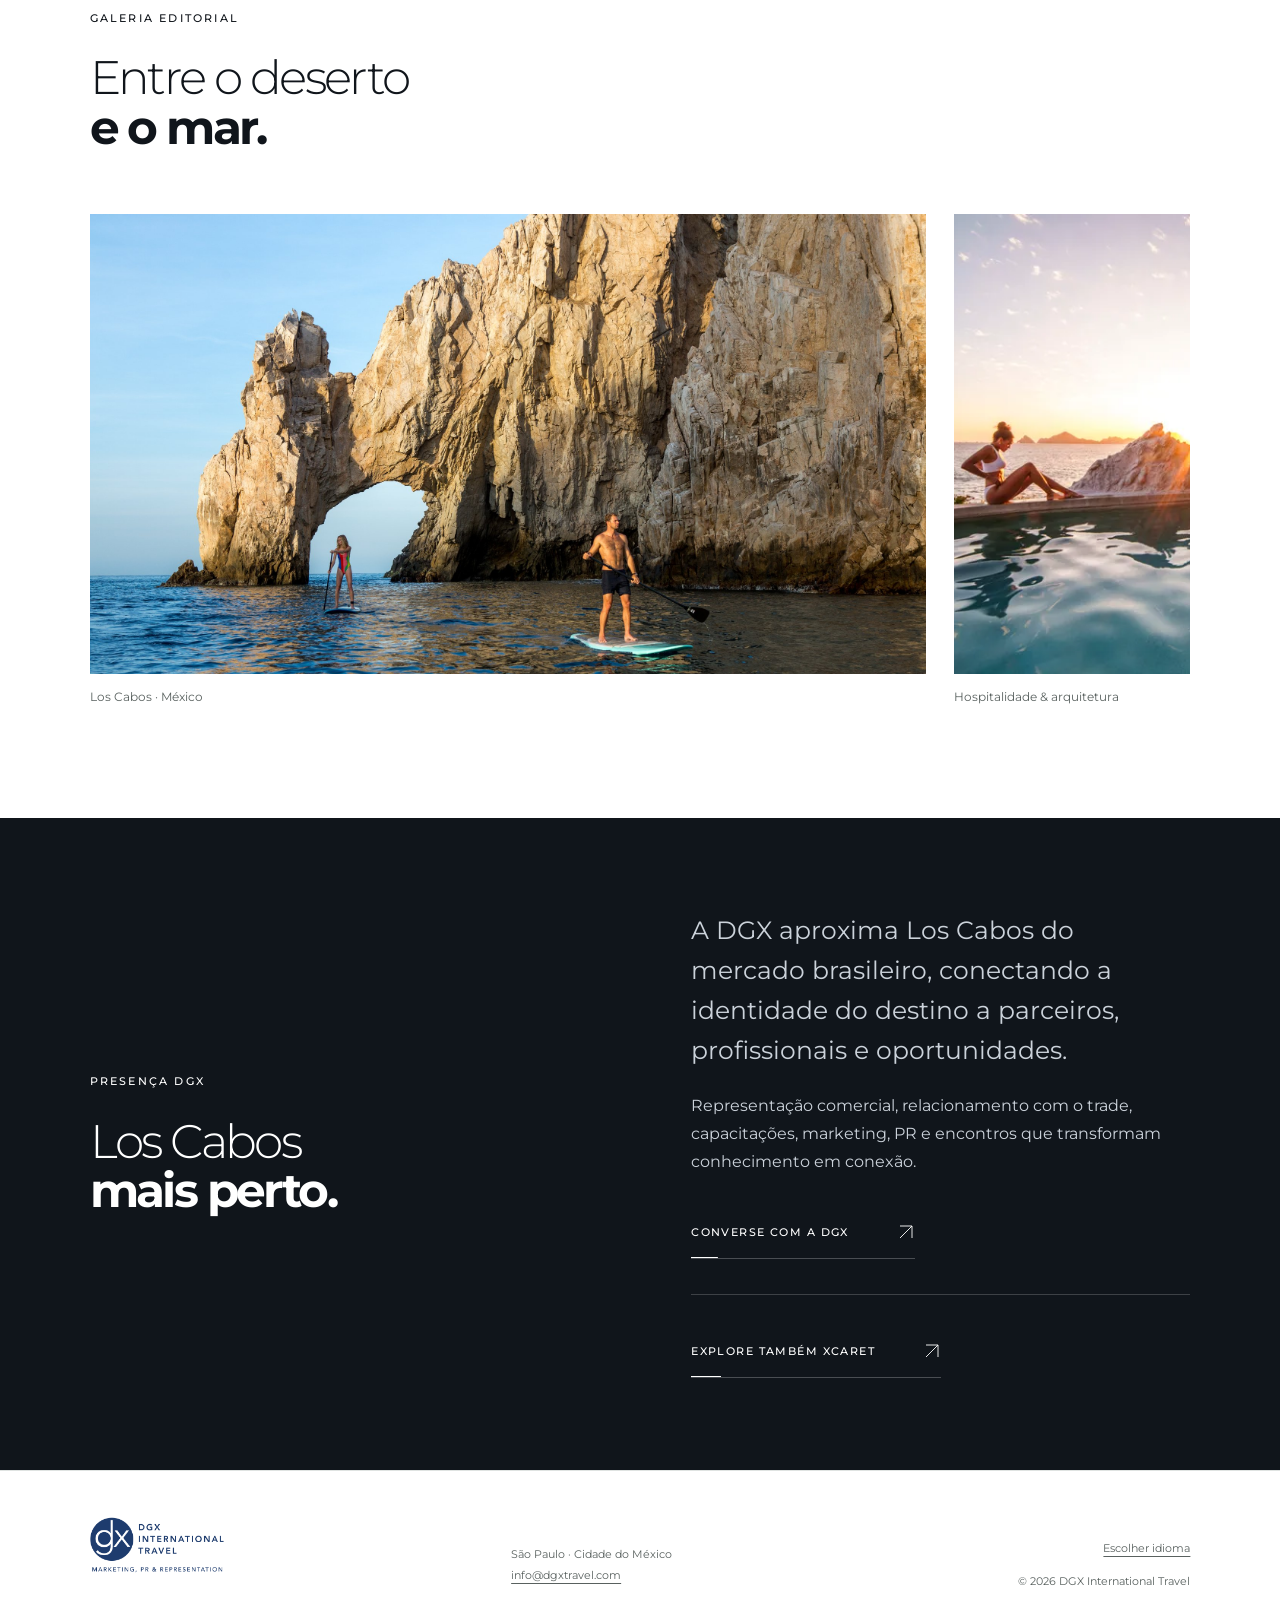
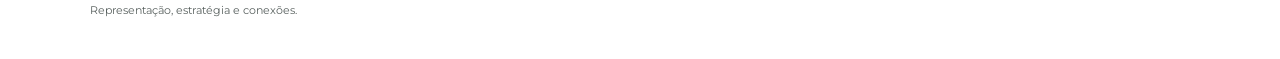
<file: pt/portfolio/los-cabos/index.html>
<!doctype html>
<html lang="pt-BR"><head><meta charset="utf-8"><meta name="viewport" content="width=device-width, initial-scale=1"><meta name="theme-color" content="#1e3c6e"><title>Los Cabos · DGX International Travel</title><link rel="preconnect" href="https://fonts.googleapis.com"><link rel="preconnect" href="https://fonts.gstatic.com" crossorigin><link href="https://fonts.googleapis.com/css2?family=Montserrat:ital,wght@0,200;0,300;0,400;0,500;0,600;0,700;1,300;1,400&display=swap" rel="stylesheet"><link rel="stylesheet" href="/assets/css/site.css"><link rel="stylesheet" href="/assets/css/refinement.css"><script src="/assets/js/site.js" defer></script></head><body class="destination cabos"><a class="skip-link" href="#conteudo">Ir para o conteúdo</a>
<header class="site-header"><a href="/pt/" class="brand" aria-label="DGX International Travel — início"><img src="/assets/images/4bf5446c40691d83.png" alt="DGX International Travel" class="" fetchpriority="high" decoding="async"></a>
<nav id="site-navigation" class="site-navigation" aria-label="Navegação principal"><a href="/pt/#dgx">A DGX</a><a href="/pt/#servicos">Serviços</a><a href="/pt/#mercados">Brasil ↔ México</a><a href="/pt/#portfolio">Portfólio</a><a href="/pt/#cases">Cases</a><a href="/pt/#contato">Contato</a></nav>
<div class="header-tools"><div class="locales"><button class="locale-toggle" type="button" aria-expanded="false" aria-controls="locale-panel">PT <svg viewBox="0 0 12 8" aria-hidden="true"><path d="m1 1 5 5 5-5" fill="none" stroke="currentColor"/></svg></button><nav id="locale-panel" class="locale-panel" aria-label="Idiomas" hidden><a href="/?choose=1" lang="pt-BR" aria-current="true">Português</a><button type="button" lang="es" disabled>Español <small>Em breve</small></button><button type="button" lang="en" disabled>English <small>Em breve</small></button></nav></div><button class="menu-toggle" aria-controls="site-navigation" aria-expanded="false" hidden>Menu <span class="menu-glyph" aria-hidden="true"></span></button></div></header><main id="conteudo"><section class="hero destination-hero"><img src="/assets/images/80f5f00c7e4a7e29.jpg" alt="Formações rochosas e mar em Los Cabos" class="hero-image" fetchpriority="high" decoding="async"><div class="hero-shade"></div><div class="hero-content"><p class="breadcrumb"><a href="/pt/">DGX</a><span aria-hidden="true"> / </span><a href="/pt/#portfolio">Portfólio</a></p><h1>Los <strong>Cabos.</strong></h1><p>O encontro entre o deserto, o mar e o extraordinário.</p><a class="hero-link" href="#visao">Explore o destino <svg class="arrow-icon" viewBox="0 0 24 24" fill="none" aria-hidden="true"><path d="M4 20 20 4M4 4h16v16" stroke="currentColor" stroke-width="1.2"/></svg></a></div><div class="hero-bottom"><span>México · Portfólio DGX</span></div></section><nav class="chapter-nav" aria-label="Nesta página"><a href="#visao">O destino</a><a href="#experiencias">Experiências</a><a href="#conectividade">Conectividade</a><a href="#galeria">Galeria</a><a href="#representacao">DGX & Los Cabos</a></nav>
<section class="section intro" id="visao"><div><p class="eyebrow">Baja California Sur · México</p><h2>Uma paisagem.<br><strong>Muitos universos.</strong></h2></div><div><p class="lead">Los Cabos combina a força do deserto com a imensidão do mar.</p><p>Um destino para descobrir por meio da hospitalidade, da gastronomia, do bem-estar e dos encontros. Uma identidade que convida a viver o México por outra perspectiva.</p></div></section>
<figure class="destination-panorama"><img src="/assets/images/80f5f00c7e4a7e29.jpg" alt="O encontro do mar com as formações rochosas de Los Cabos" class="" loading="lazy" decoding="async"><figcaption>Los Cabos · Entre o deserto e o mar</figcaption></figure><section class="section destination-intro"><div><p class="eyebrow">Por que Los Cabos</p><h2>O luxo de<br><strong>sentir o lugar.</strong></h2></div><div class="destination-reasons"><p><span>01</span> Paisagens que definem a experiência.</p><p><span>02</span> Hospitalidade com personalidade.</p><p><span>03</span> Possibilidades para lazer, negócios e celebrações.</p></div></section>
<section class="section experience-list" id="experiencias"><div class="section-heading"><div><p class="eyebrow">Experiências</p><h2>Seu próximo<br><strong>capítulo.</strong></h2></div><p>Diferentes formas de conhecer um mesmo destino.</p></div><article class="experience-row" id="luxo"><div class="experience-copy"><span class="index-number">01</span><h3>Luxo</h3><p>Hospitalidade, arquitetura e atenção aos detalhes dão forma a uma experiência de viagem com identidade própria.</p></div><figure class="photo-figure story-image"><img src="/assets/images/los-cabos/luxo.webp" alt="Piscina com vista para a praia e as formações rochosas de Los Cabos" class="" width="1348" height="899" srcset="/assets/images/los-cabos/luxo-small.webp 720w, /assets/images/los-cabos/luxo.webp 1348w" sizes="(max-width:700px) 88vw, 55vw" loading="lazy" decoding="async"></figure></article><article class="experience-row" id="gastronomia"><div class="experience-copy"><span class="index-number">02</span><h3>Gastronomia</h3><p>Uma viagem também se constrói à mesa. Ingredientes, paisagens e encontros inspiram a descoberta do destino.</p></div><figure class="photo-figure story-image"><img src="/assets/images/los-cabos/gastronomia.webp" alt="Experiência gastronômica ao ar livre em Los Cabos" class="" width="1800" height="1200" srcset="/assets/images/los-cabos/gastronomia-small.webp 720w, /assets/images/los-cabos/gastronomia.webp 1800w" sizes="(max-width:700px) 88vw, 55vw" loading="lazy" decoding="async"></figure></article><article class="experience-row" id="mice"><div class="experience-copy"><span class="index-number">03</span><h3>MICE</h3><p>Reuniões, incentivos e encontros corporativos encontram uma nova perspectiva em um cenário que aproxima pessoas.</p></div><figure class="photo-figure story-image preserve-landscape"><img src="/assets/images/los-cabos/mice.webp" alt="Encontro de profissionais à beira-mar em Los Cabos" class="" width="1800" height="1201" srcset="/assets/images/los-cabos/mice-small.webp 720w, /assets/images/los-cabos/mice.webp 1800w" sizes="(max-width:700px) 88vw, 55vw" loading="lazy" decoding="async"></figure></article><article class="experience-row" id="weddings"><div class="experience-copy"><span class="index-number">04</span><h3>Weddings</h3><p>Celebrações que fazem da paisagem parte da história. Uma proposta para conectar casais, profissionais e experiências.</p></div><figure class="photo-figure story-image"><img src="/assets/images/los-cabos/weddings.webp" alt="Mesa para celebração com vista para o mar em Los Cabos" class="" width="1800" height="1201" srcset="/assets/images/los-cabos/weddings-small.webp 720w, /assets/images/los-cabos/weddings.webp 1800w" sizes="(max-width:700px) 88vw, 55vw" loading="lazy" decoding="async"></figure></article><article class="experience-row" id="wellness"><div class="experience-copy"><span class="index-number">05</span><h3>Wellness</h3><p>Tempo para desacelerar, reconectar-se e descobrir o destino em outro ritmo.</p></div><figure class="photo-figure story-image"><img src="/assets/images/los-cabos/wellness.webp" alt="Prática de yoga em um jardim à beira-mar em Los Cabos" class="" width="1800" height="1200" srcset="/assets/images/los-cabos/wellness-small.webp 720w, /assets/images/los-cabos/wellness.webp 1800w" sizes="(max-width:700px) 88vw, 55vw" loading="lazy" decoding="async"></figure></article><article class="experience-row" id="lgbtqia"><div class="experience-copy"><span class="index-number">06</span><h3>LGBTQIA+</h3><p>Uma abordagem de viagem que valoriza diversidade, acolhimento e experiências alinhadas a cada pessoa.</p></div><figure class="photo-figure story-image"><img src="/assets/images/los-cabos/diversidade.webp" alt="Duas pessoas na paisagem de Los Cabos ao pôr do sol" class="" width="1800" height="1200" srcset="/assets/images/los-cabos/diversidade-small.webp 720w, /assets/images/los-cabos/diversidade.webp 1800w" sizes="(max-width:700px) 88vw, 55vw" loading="lazy" decoding="async"></figure></article></section>
<section class="section connectivity" id="conectividade"><div><p class="eyebrow">Conectividade</p><h2>O caminho<br><strong>também conecta.</strong></h2></div><div><p class="lead">Planejar a chegada é parte da experiência.</p><p>A DGX aproxima o trade das informações e dos parceiros do destino. Consulte nossa equipe para orientar sua pesquisa sobre acesso, conexões e oportunidades comerciais.</p><a class="text-link" href="/pt/#contato">Fale com nossa equipe<svg class="arrow-icon" viewBox="0 0 24 24" fill="none" aria-hidden="true"><path d="M4 20 20 4M4 4h16v16" stroke="currentColor" stroke-width="1.2"/></svg></a></div></section>
<section class="section editorial-gallery" id="galeria"><div class="section-heading"><div><p class="eyebrow">Galeria editorial</p><h2>Entre o deserto<br><strong>e o mar.</strong></h2></div></div><div class="destination-gallery"><figure class="wide"><img src="/assets/images/80f5f00c7e4a7e29.jpg" alt="O mar e as formações rochosas de Los Cabos" class="" loading="lazy" decoding="async"><figcaption>Los Cabos · México</figcaption></figure><figure class="photo-figure gallery-photo"><img src="/assets/images/los-cabos/hospitalidade.webp" alt="Hospitalidade e piscina com vista para o mar em Los Cabos" class="" width="1800" height="1200" srcset="/assets/images/los-cabos/hospitalidade-small.webp 720w, /assets/images/los-cabos/hospitalidade.webp 1800w" sizes="(max-width:700px) 88vw, 55vw" loading="lazy" decoding="async"><figcaption>Hospitalidade &amp; arquitetura</figcaption></figure><figure class="photo-figure gallery-photo"><img src="/assets/images/los-cabos/sabores.webp" alt="Pratos e bebidas diante da paisagem de Los Cabos" class=" photo-portrait" width="1800" height="1934" srcset="/assets/images/los-cabos/sabores-small.webp 720w, /assets/images/los-cabos/sabores.webp 1800w" sizes="(max-width:700px) 88vw, 55vw" loading="lazy" decoding="async"><figcaption>Gastronomia &amp; encontros</figcaption></figure></div></section>
<section class="section representation" id="representacao"><div><p class="eyebrow">Presença DGX</p><h2>Los Cabos<br><strong>mais perto.</strong></h2></div><div><p class="lead">A DGX aproxima Los Cabos do mercado brasileiro, conectando a identidade do destino a parceiros, profissionais e oportunidades.</p><p>Representação comercial, relacionamento com o trade, capacitações, marketing, PR e encontros que transformam conhecimento em conexão.</p><a class="text-link" href="/pt/#contato">Converse com a DGX<svg class="arrow-icon" viewBox="0 0 24 24" fill="none" aria-hidden="true"><path d="M4 20 20 4M4 4h16v16" stroke="currentColor" stroke-width="1.2"/></svg></a><div class="next-destination"><a class="text-link" href="/pt/portfolio/xcaret/">Explore também Xcaret<svg class="arrow-icon" viewBox="0 0 24 24" fill="none" aria-hidden="true"><path d="M4 20 20 4M4 4h16v16" stroke="currentColor" stroke-width="1.2"/></svg></a></div></div></section></main><footer class="site-footer"><div><img src="/assets/images/4bf5446c40691d83.png" alt="DGX International Travel" class="footer-logo" loading="lazy" decoding="async"><p>Representação, estratégia e conexões.</p></div><div><p>São Paulo · Cidade do México</p><a href="mailto:info@dgxtravel.com">info@dgxtravel.com</a></div><div><a href="/?choose=1">Escolher idioma</a><p>© 2026 DGX International Travel</p></div></footer></body></html>
</file>
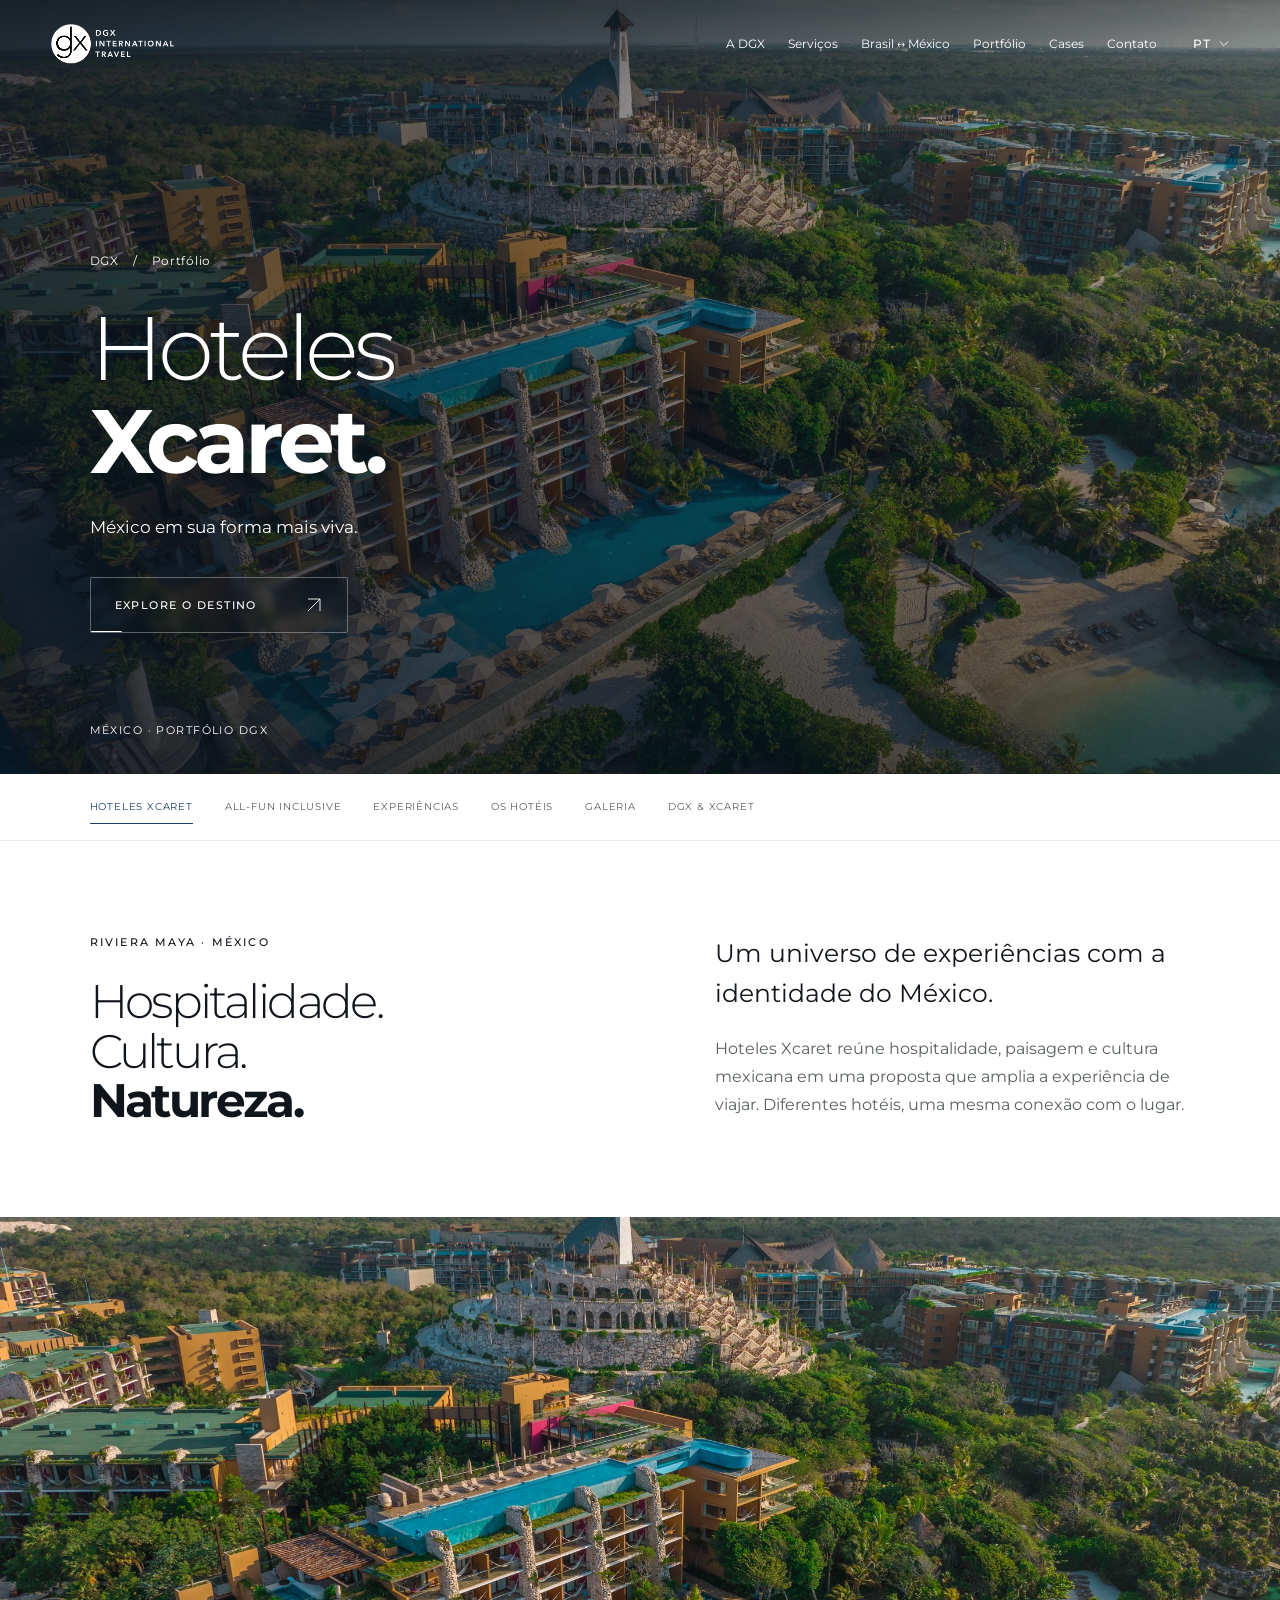
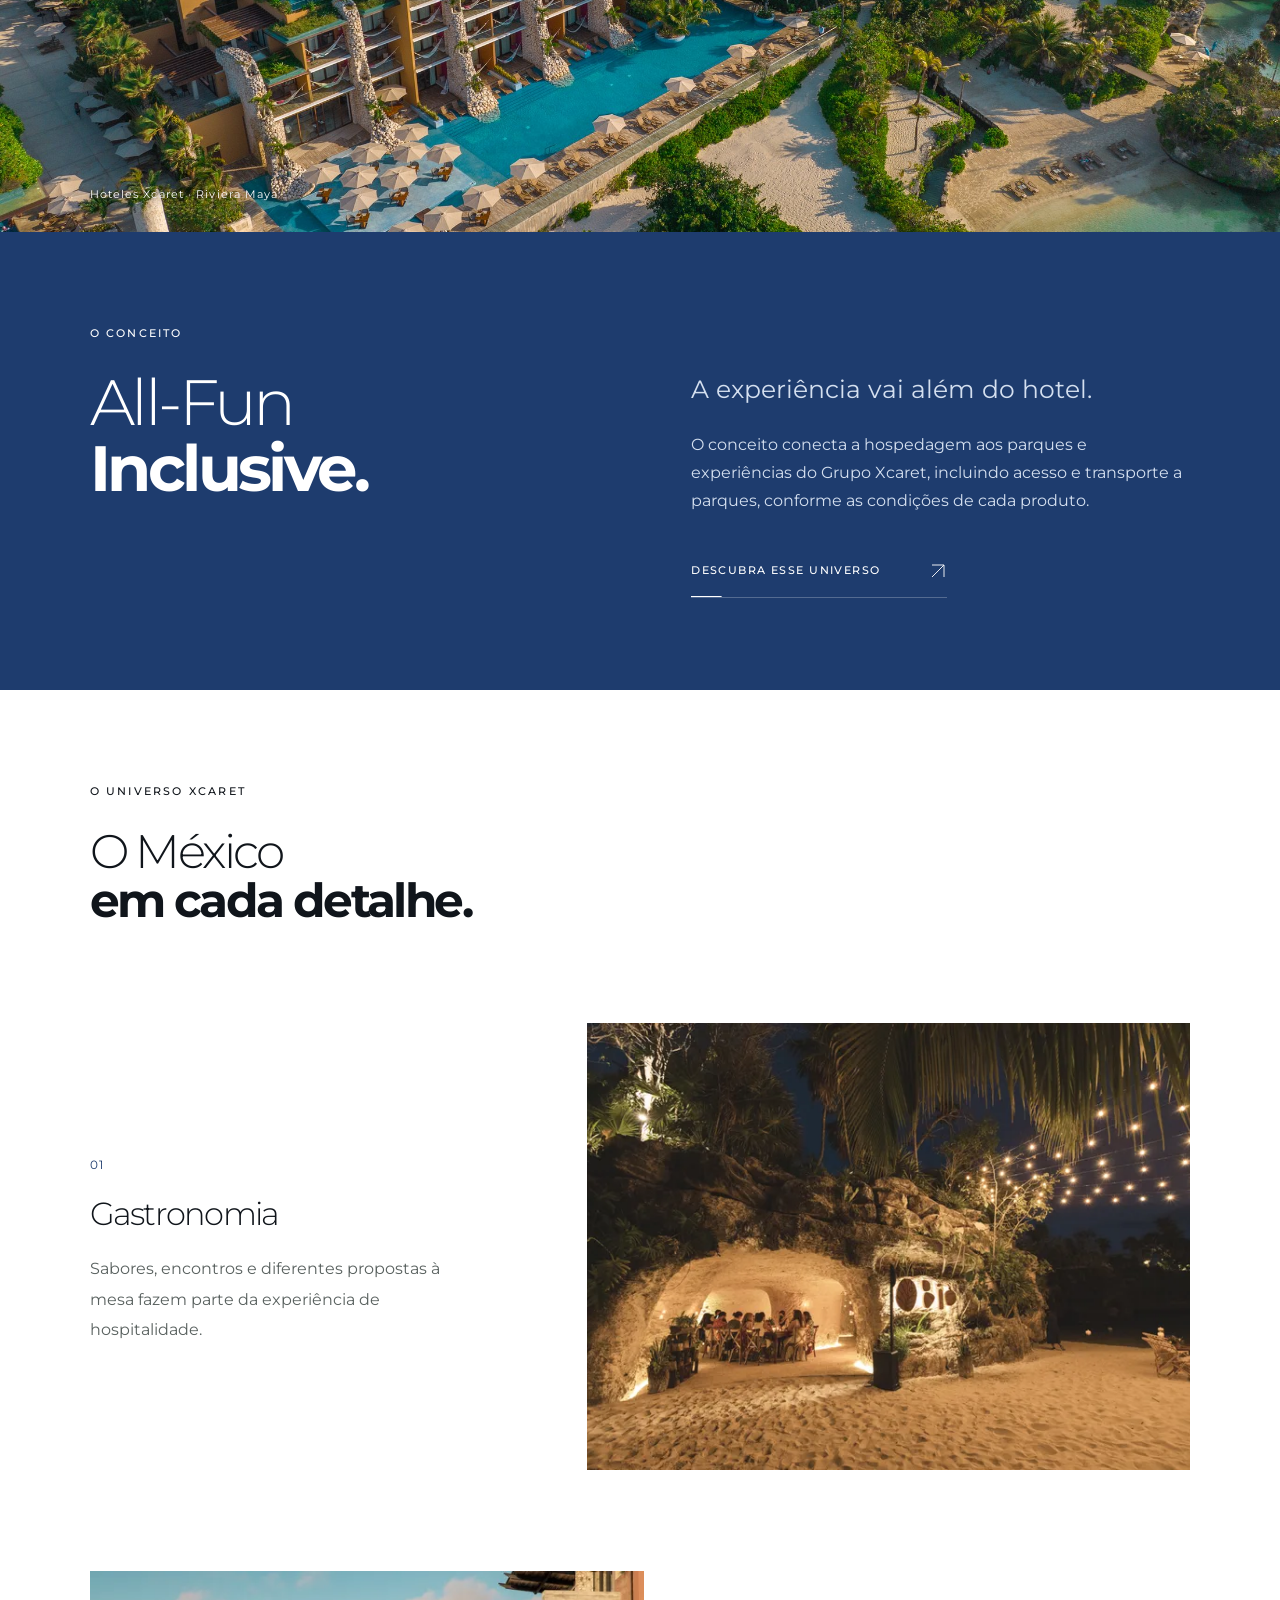
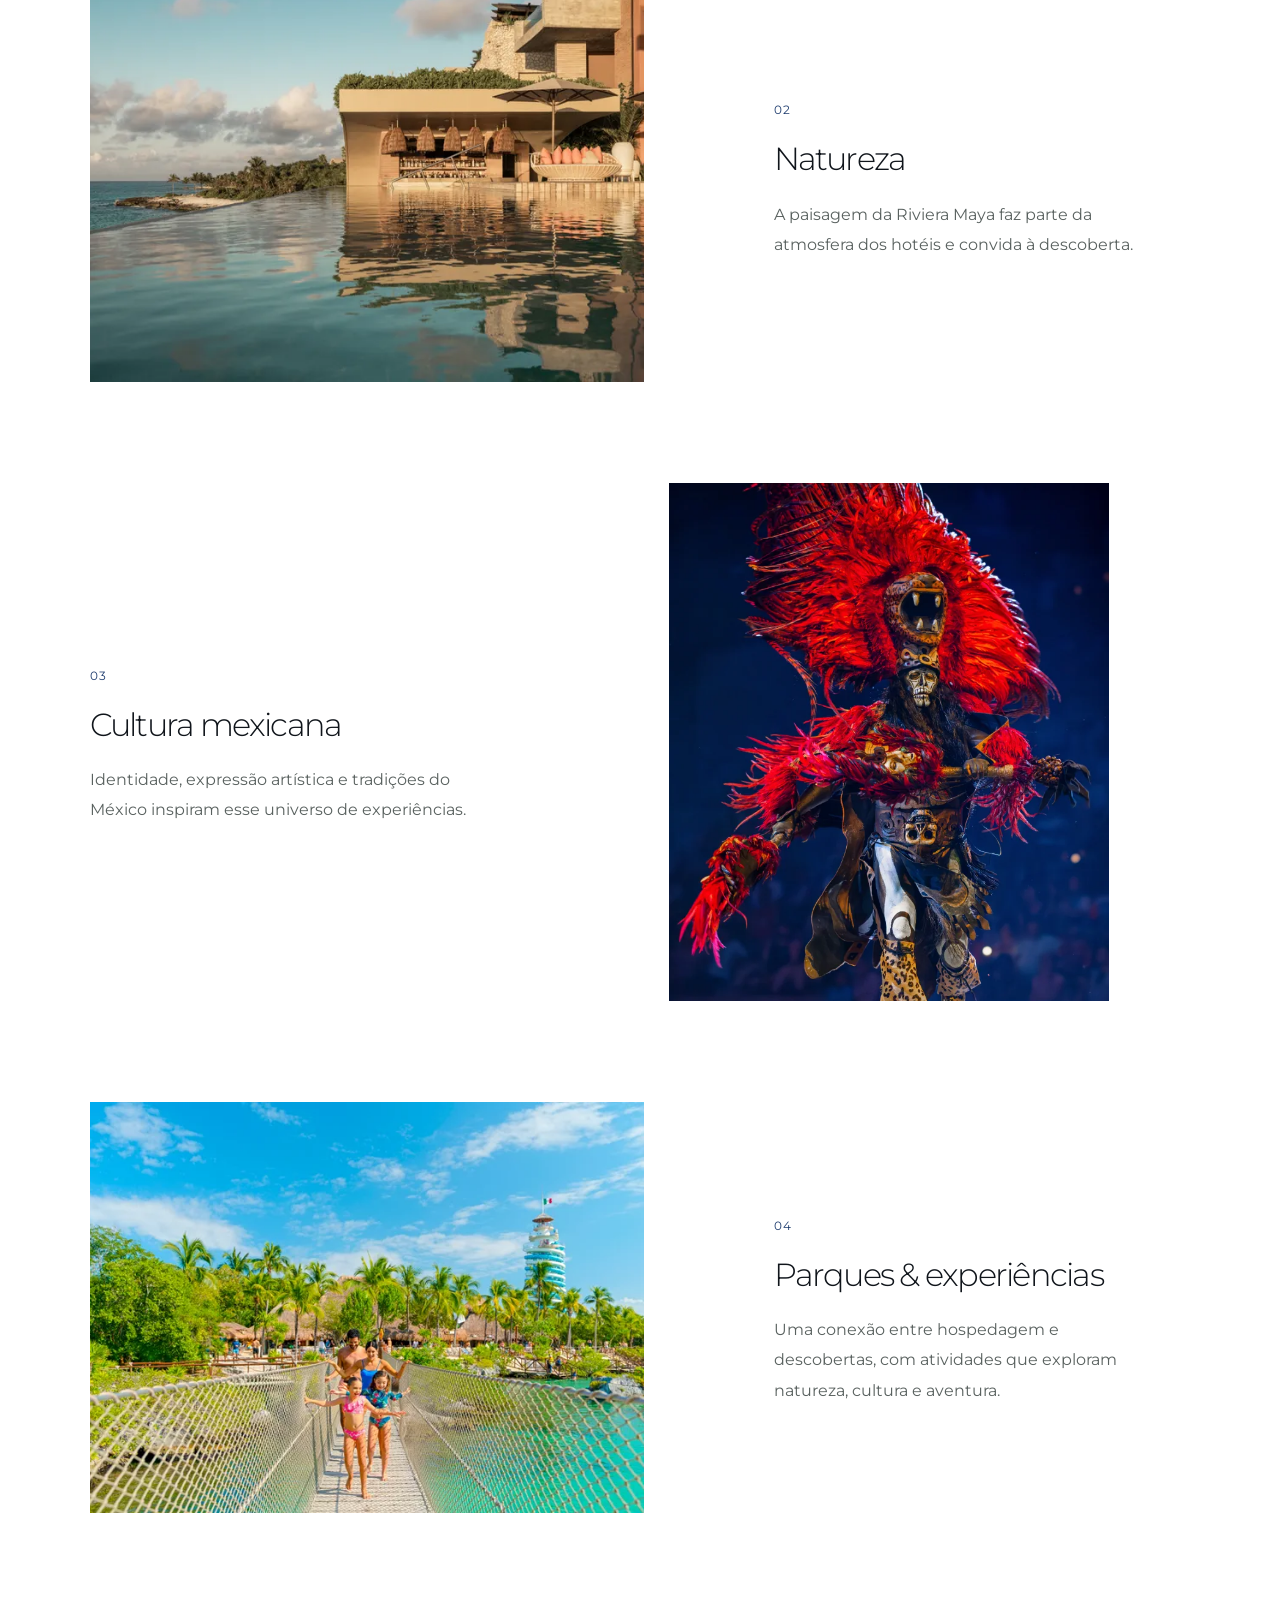
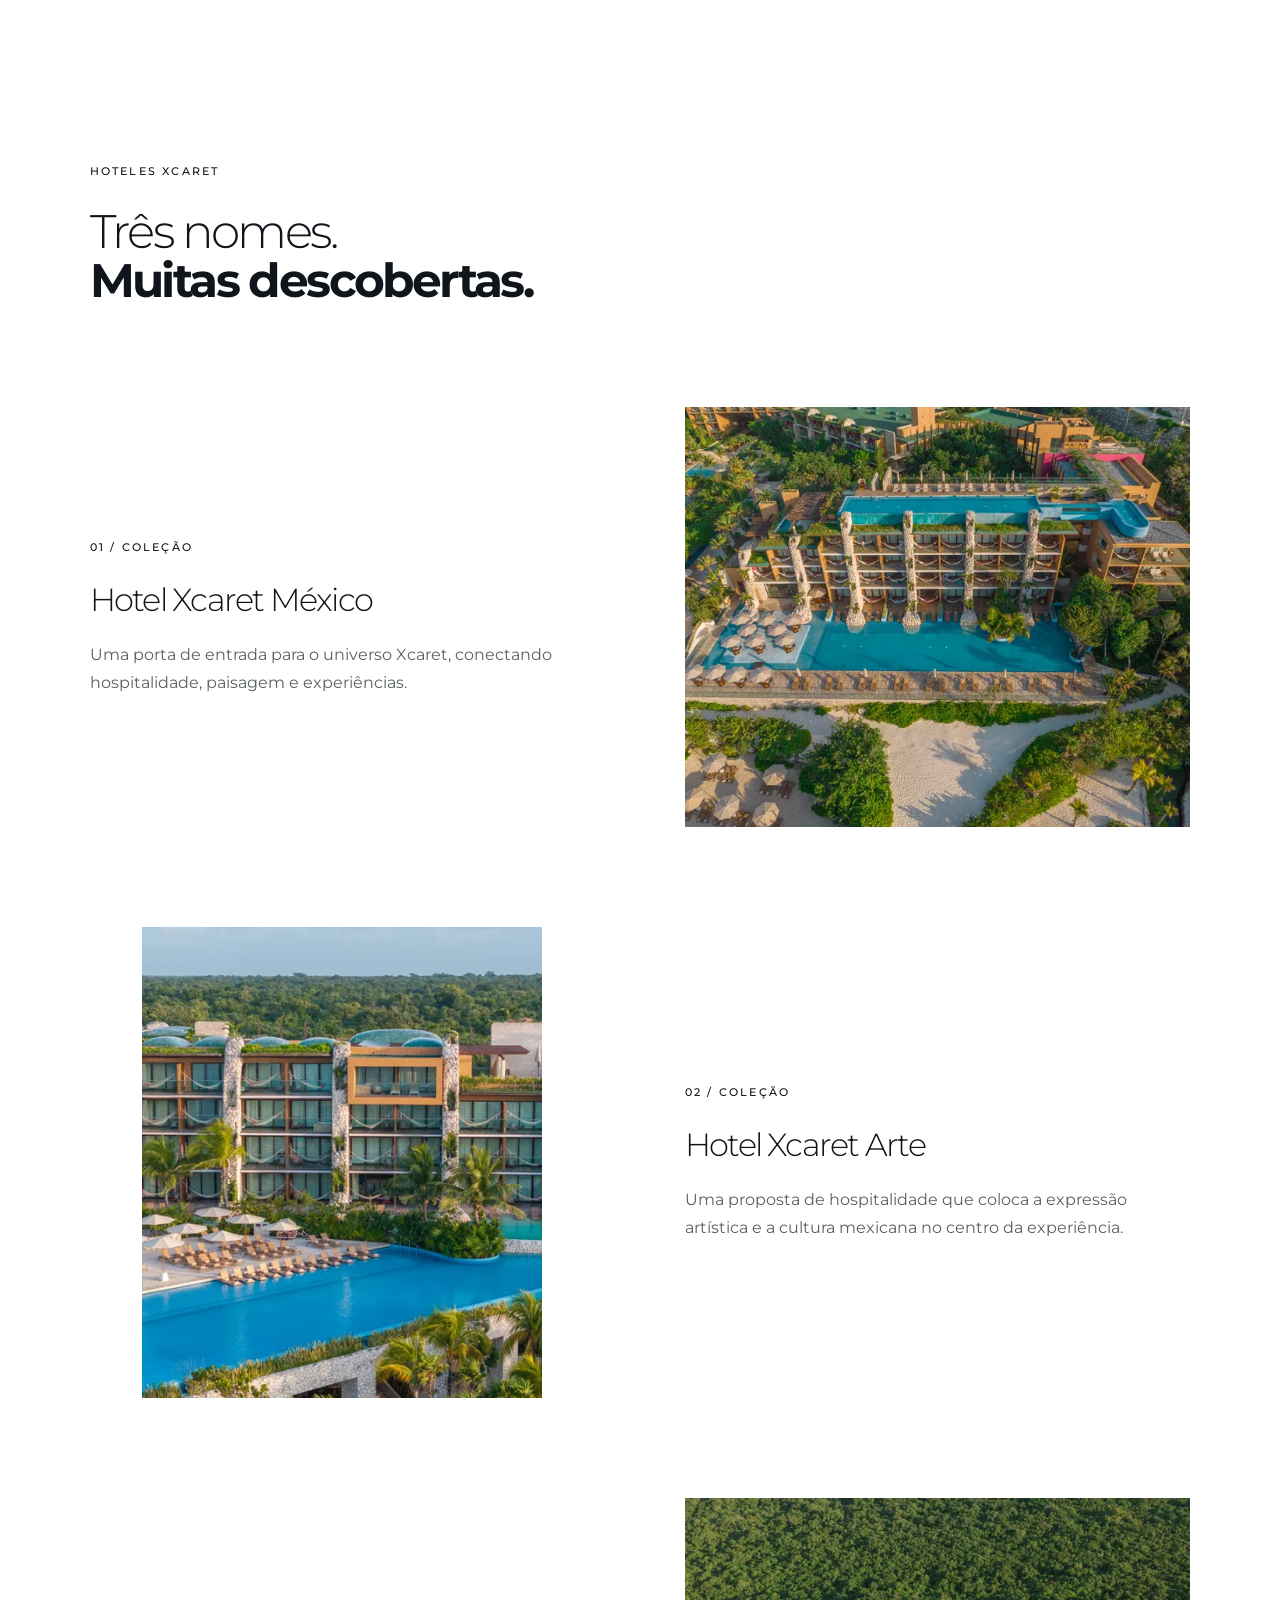
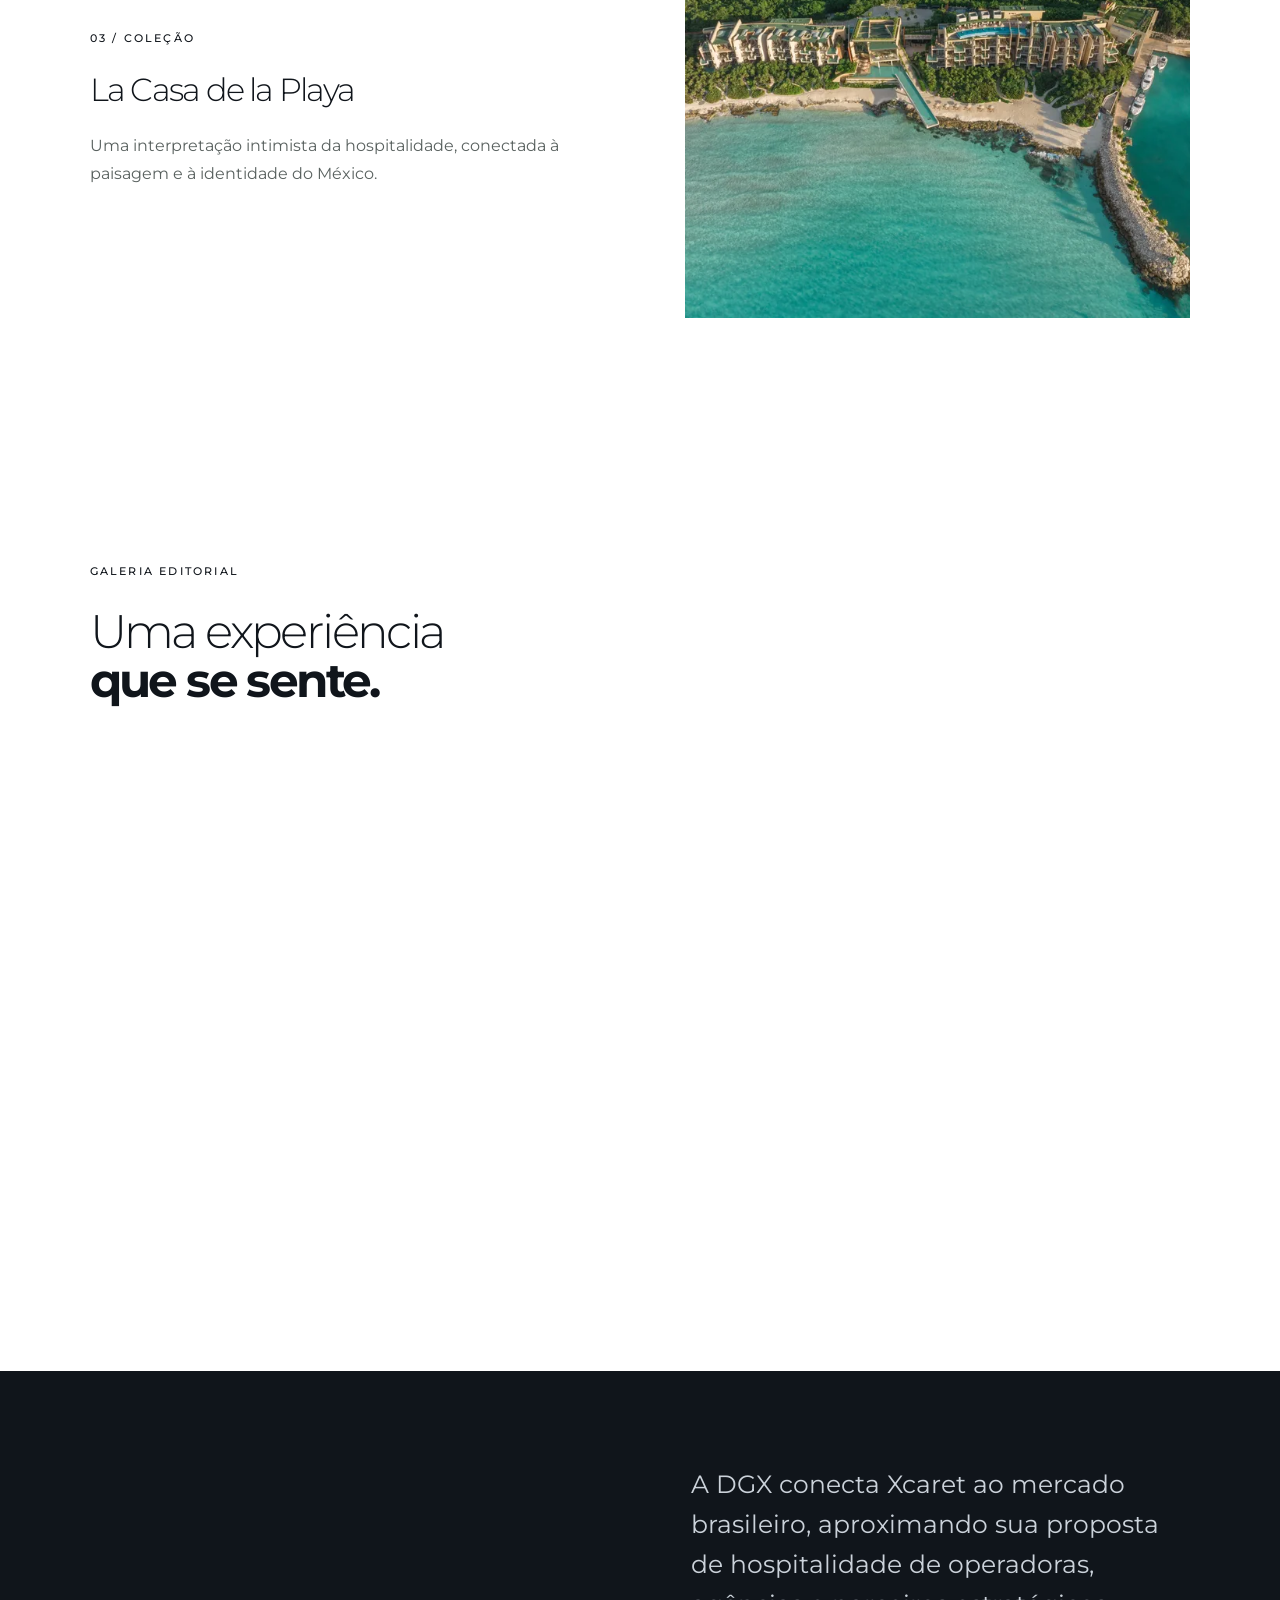
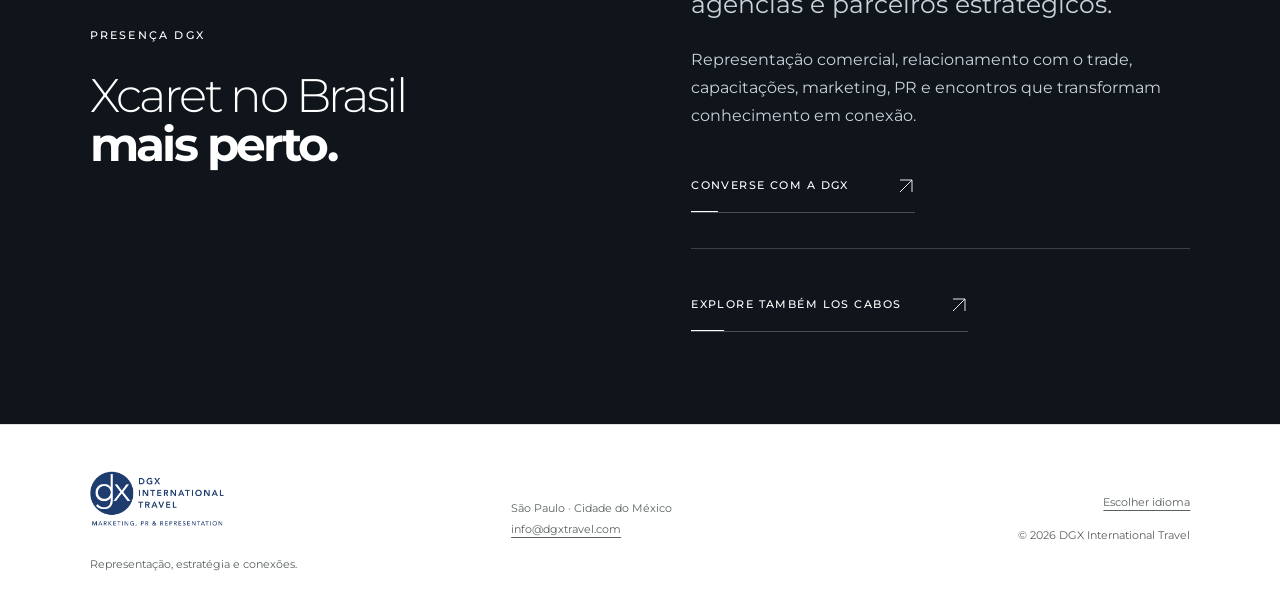
<file: pt/portfolio/xcaret/index.html>
<!doctype html>
<html lang="pt-BR"><head><meta charset="utf-8"><meta name="viewport" content="width=device-width, initial-scale=1"><meta name="theme-color" content="#1e3c6e"><title>Hoteles Xcaret · DGX International Travel</title><link rel="preconnect" href="https://fonts.googleapis.com"><link rel="preconnect" href="https://fonts.gstatic.com" crossorigin><link href="https://fonts.googleapis.com/css2?family=Montserrat:ital,wght@0,200;0,300;0,400;0,500;0,600;0,700;1,300;1,400&display=swap" rel="stylesheet"><link rel="stylesheet" href="/assets/css/site.css"><link rel="stylesheet" href="/assets/css/refinement.css"><script src="/assets/js/site.js" defer></script></head><body class="destination xcaret"><a class="skip-link" href="#conteudo">Ir para o conteúdo</a>
<header class="site-header"><a href="/pt/" class="brand" aria-label="DGX International Travel — início"><img src="/assets/images/4bf5446c40691d83.png" alt="DGX International Travel" class="" fetchpriority="high" decoding="async"></a>
<nav id="site-navigation" class="site-navigation" aria-label="Navegação principal"><a href="/pt/#dgx">A DGX</a><a href="/pt/#servicos">Serviços</a><a href="/pt/#mercados">Brasil ↔ México</a><a href="/pt/#portfolio">Portfólio</a><a href="/pt/#cases">Cases</a><a href="/pt/#contato">Contato</a></nav>
<div class="header-tools"><div class="locales"><button class="locale-toggle" type="button" aria-expanded="false" aria-controls="locale-panel">PT <svg viewBox="0 0 12 8" aria-hidden="true"><path d="m1 1 5 5 5-5" fill="none" stroke="currentColor"/></svg></button><nav id="locale-panel" class="locale-panel" aria-label="Idiomas" hidden><a href="/?choose=1" lang="pt-BR" aria-current="true">Português</a><button type="button" lang="es" disabled>Español <small>Em breve</small></button><button type="button" lang="en" disabled>English <small>Em breve</small></button></nav></div><button class="menu-toggle" aria-controls="site-navigation" aria-expanded="false" hidden>Menu <span class="menu-glyph" aria-hidden="true"></span></button></div></header><main id="conteudo"><section class="hero destination-hero"><img src="/assets/images/1fde897a3226da9a.jpg" alt="Vista dos Hoteles Xcaret e da natureza ao redor" class="hero-image" fetchpriority="high" decoding="async"><div class="hero-shade"></div><div class="hero-content"><p class="breadcrumb"><a href="/pt/">DGX</a><span aria-hidden="true"> / </span><a href="/pt/#portfolio">Portfólio</a></p><h1>Hoteles<br><strong>Xcaret.</strong></h1><p>México em sua forma mais viva.</p><a class="hero-link" href="#visao">Explore o destino <svg class="arrow-icon" viewBox="0 0 24 24" fill="none" aria-hidden="true"><path d="M4 20 20 4M4 4h16v16" stroke="currentColor" stroke-width="1.2"/></svg></a></div><div class="hero-bottom"><span>México · Portfólio DGX</span></div></section><nav class="chapter-nav" aria-label="Nesta página"><a href="#visao">Hoteles Xcaret</a><a href="#all-fun">All-Fun Inclusive</a><a href="#universo">Experiências</a><a href="#hoteis">Os hotéis</a><a href="#galeria">Galeria</a><a href="#representacao">DGX & Xcaret</a></nav>
<section class="section intro" id="visao"><div><p class="eyebrow">Riviera Maya · México</p><h2>Hospitalidade.<br>Cultura.<br><strong>Natureza.</strong></h2></div><div><p class="lead">Um universo de experiências com a identidade do México.</p><p>Hoteles Xcaret reúne hospitalidade, paisagem e cultura mexicana em uma proposta que amplia a experiência de viajar. Diferentes hotéis, uma mesma conexão com o lugar.</p></div></section>
<figure class="destination-panorama"><img src="/assets/images/1fde897a3226da9a.jpg" alt="Arquitetura e paisagem dos Hoteles Xcaret" class="" loading="lazy" decoding="async"><figcaption>Hoteles Xcaret · Riviera Maya</figcaption></figure><section class="section all-fun" id="all-fun"><p class="eyebrow">O conceito</p><h2>All-Fun<br><strong>Inclusive.</strong></h2><div><p class="lead">A experiência vai além do hotel.</p><p>O conceito conecta a hospedagem aos parques e experiências do Grupo Xcaret, incluindo acesso e transporte a parques, conforme as condições de cada produto.</p><a class="text-link" href="#universo">Descubra esse universo<svg class="arrow-icon" viewBox="0 0 24 24" fill="none" aria-hidden="true"><path d="M4 20 20 4M4 4h16v16" stroke="currentColor" stroke-width="1.2"/></svg></a></div></section>
<section class="section experience-list" id="universo"><div class="section-heading"><div><p class="eyebrow">O universo Xcaret</p><h2>O México<br><strong>em cada detalhe.</strong></h2></div></div><article class="experience-row" id="gastronomia"><div class="experience-copy"><span class="index-number">01</span><h3>Gastronomia</h3><p>Sabores, encontros e diferentes propostas à mesa fazem parte da experiência de hospitalidade.</p></div><figure class="photo-figure story-image"><img src="/assets/images/xcaret/gastronomia.webp" alt="Restaurante BIO em ambiente de caverna no Hotel Xcaret México" class="" width="1800" height="1200" srcset="/assets/images/xcaret/gastronomia-small.webp 720w, /assets/images/xcaret/gastronomia.webp 1800w" sizes="(max-width:700px) 88vw, 55vw" loading="lazy" decoding="async"></figure></article><article class="experience-row" id="natureza"><div class="experience-copy"><span class="index-number">02</span><h3>Natureza</h3><p>A paisagem da Riviera Maya faz parte da atmosfera dos hotéis e convida à descoberta.</p></div><figure class="photo-figure story-image"><img src="/assets/images/xcaret/natureza.webp" alt="Arquitetura e piscina dos Hoteles Xcaret em conexão com o mar" class="" width="1800" height="1201" srcset="/assets/images/xcaret/natureza-small.webp 720w, /assets/images/xcaret/natureza.webp 1800w" sizes="(max-width:700px) 88vw, 55vw" loading="lazy" decoding="async"></figure></article><article class="experience-row" id="cultura"><div class="experience-copy"><span class="index-number">03</span><h3>Cultura mexicana</h3><p>Identidade, expressão artística e tradições do México inspiram esse universo de experiências.</p></div><figure class="photo-figure story-image"><img src="/assets/images/xcaret/cultura.webp" alt="Apresentação cultural mexicana no universo Xcaret" class=" photo-portrait" width="720" height="1080" srcset="/assets/images/xcaret/cultura-small.webp 667w, /assets/images/xcaret/cultura.webp 720w" sizes="(max-width:700px) 88vw, 55vw" loading="lazy" decoding="async"></figure></article><article class="experience-row" id="parques"><div class="experience-copy"><span class="index-number">04</span><h3>Parques & experiências</h3><p>Uma conexão entre hospedagem e descobertas, com atividades que exploram natureza, cultura e aventura.</p></div><figure class="photo-figure story-image"><img src="/assets/images/xcaret/parques.webp" alt="Passarela e paisagem natural em um parque Xcaret" class="" width="1800" height="1201" srcset="/assets/images/xcaret/parques-small.webp 720w, /assets/images/xcaret/parques.webp 1800w" sizes="(max-width:700px) 88vw, 55vw" loading="lazy" decoding="async"></figure></article></section>
<section class="section hotel-collection" id="hoteis"><div class="section-heading"><div><p class="eyebrow">Hoteles Xcaret</p><h2>Três nomes.<br><strong>Muitas descobertas.</strong></h2></div></div><article class="hotel-row"><div><p class="eyebrow">01 / Coleção</p><h3>Hotel Xcaret México</h3><p>Uma porta de entrada para o universo Xcaret, conectando hospitalidade, paisagem e experiências.</p></div><figure class="photo-figure hotel-photo"><img src="/assets/images/xcaret/hotel-xcaret-mexico.webp" alt="Vista aérea do Hotel Xcaret México" class="" width="1800" height="1348" srcset="/assets/images/xcaret/hotel-xcaret-mexico-small.webp 720w, /assets/images/xcaret/hotel-xcaret-mexico.webp 1800w" sizes="(max-width:700px) 88vw, 55vw" loading="lazy" decoding="async"></figure></article><article class="hotel-row"><div><p class="eyebrow">02 / Coleção</p><h3>Hotel Xcaret Arte</h3><p>Uma proposta de hospitalidade que coloca a expressão artística e a cultura mexicana no centro da experiência.</p></div><figure class="photo-figure hotel-photo"><img src="/assets/images/xcaret/hotel-xcaret-arte.webp" alt="Arquitetura e piscinas do Hotel Xcaret Arte" class="" width="1800" height="1349" srcset="/assets/images/xcaret/hotel-xcaret-arte-small.webp 720w, /assets/images/xcaret/hotel-xcaret-arte.webp 1800w" sizes="(max-width:700px) 88vw, 55vw" loading="lazy" decoding="async"></figure></article><article class="hotel-row"><div><p class="eyebrow">03 / Coleção</p><h3>La Casa de la Playa</h3><p>Uma interpretação intimista da hospitalidade, conectada à paisagem e à identidade do México.</p></div><figure class="photo-figure hotel-photo"><img src="/assets/images/xcaret/la-casa-de-la-playa.webp" alt="Vista aérea de La Casa de la Playa à beira-mar" class="" width="1800" height="1348" srcset="/assets/images/xcaret/la-casa-de-la-playa-small.webp 720w, /assets/images/xcaret/la-casa-de-la-playa.webp 1800w" sizes="(max-width:700px) 88vw, 55vw" loading="lazy" decoding="async"></figure></article></section>
<section class="section editorial-gallery" id="galeria"><div class="section-heading"><div><p class="eyebrow">Galeria editorial</p><h2>Uma experiência<br><strong>que se sente.</strong></h2></div></div><div class="destination-gallery"><figure class="wide"><img src="/assets/images/1fde897a3226da9a.jpg" alt="Paisagem dos Hoteles Xcaret" class="" loading="lazy" decoding="async"><figcaption>Hoteles Xcaret · México</figcaption></figure><figure class="photo-figure gallery-photo"><img src="/assets/images/xcaret/sabores.webp" alt="Pratos servidos diante da paisagem dos Hoteles Xcaret" class=" photo-portrait" width="1800" height="1915" srcset="/assets/images/xcaret/sabores-small.webp 720w, /assets/images/xcaret/sabores.webp 1800w" sizes="(max-width:700px) 88vw, 55vw" loading="lazy" decoding="async"><figcaption>Sabores do México</figcaption></figure><figure class="photo-figure gallery-photo"><img src="/assets/images/xcaret/cultura-natureza.webp" alt="Passeio de caiaque entre a natureza e a arquitetura de Xcaret" class="" width="1800" height="1200" srcset="/assets/images/xcaret/cultura-natureza-small.webp 720w, /assets/images/xcaret/cultura-natureza.webp 1800w" sizes="(max-width:700px) 88vw, 55vw" loading="lazy" decoding="async"><figcaption>Cultura &amp; natureza</figcaption></figure></div></section>
<section class="section representation" id="representacao"><div><p class="eyebrow">Presença DGX</p><h2>Xcaret no Brasil<br><strong>mais perto.</strong></h2></div><div><p class="lead">A DGX conecta Xcaret ao mercado brasileiro, aproximando sua proposta de hospitalidade de operadoras, agências e parceiros estratégicos.</p><p>Representação comercial, relacionamento com o trade, capacitações, marketing, PR e encontros que transformam conhecimento em conexão.</p><a class="text-link" href="/pt/#contato">Converse com a DGX<svg class="arrow-icon" viewBox="0 0 24 24" fill="none" aria-hidden="true"><path d="M4 20 20 4M4 4h16v16" stroke="currentColor" stroke-width="1.2"/></svg></a><div class="next-destination"><a class="text-link" href="/pt/portfolio/los-cabos/">Explore também Los Cabos<svg class="arrow-icon" viewBox="0 0 24 24" fill="none" aria-hidden="true"><path d="M4 20 20 4M4 4h16v16" stroke="currentColor" stroke-width="1.2"/></svg></a></div></div></section></main><footer class="site-footer"><div><img src="/assets/images/4bf5446c40691d83.png" alt="DGX International Travel" class="footer-logo" loading="lazy" decoding="async"><p>Representação, estratégia e conexões.</p></div><div><p>São Paulo · Cidade do México</p><a href="mailto:info@dgxtravel.com">info@dgxtravel.com</a></div><div><a href="/?choose=1">Escolher idioma</a><p>© 2026 DGX International Travel</p></div></footer></body></html>
</file>
<file: assets/css/site.css>
/* DGX V2 — original Montserrat / DGX blue / editorial visual language. */
:root{--blue:#1e3c6e;--ink:#10151b;--muted:#59615f;--paper:#f4f4f1;--line:#dfe3e1;--gutter:clamp(24px,7vw,120px);--header-height:88px}
*{box-sizing:border-box}html{scroll-behavior:smooth;scroll-padding-top:110px}body{margin:0;font-family:Montserrat,Arial,sans-serif;color:var(--ink);background:white;font-size:16px;line-height:1.75}body,button,input,select,textarea{font-family:Montserrat,Arial,sans-serif}a{color:inherit;text-decoration:none}button,input,textarea,select{font:inherit}button,a,input,select,textarea{-webkit-tap-highlight-color:transparent}button{cursor:pointer}button:disabled{cursor:default}a:focus-visible,button:focus-visible,input:focus-visible,textarea:focus-visible,select:focus-visible{outline:2px solid #8bace0;outline-offset:5px}img{display:block;max-width:100%}figure,p,h1,h2,h3{margin:0}p+p{margin-top:22px}p{max-width:70ch}h1,h2,h3{font-weight:300;line-height:1.04;letter-spacing:-.055em;overflow-wrap:break-word}h1 strong,h2 strong,h3 strong{font-weight:700}h1 em,h3 em{font-weight:300}h1{font-size:clamp(52px,6.8vw,108px)}h2{font-size:clamp(36px,4.5vw,70px)}h3{font-size:clamp(28px,3vw,46px)}[hidden]{display:none!important}section[id],article[id]{scroll-margin-top:110px}.section{padding:clamp(80px,9vw,144px) var(--gutter)}.eyebrow{font-size:11px;font-weight:500;letter-spacing:.2em;text-transform:uppercase;line-height:1.8;margin-bottom:25px}.lead{font-size:clamp(20px,2vw,25px);font-weight:400;line-height:1.6}.text-link,.hero-link{display:inline-flex;align-items:center;justify-content:space-between;gap:24px;font-size:14px;font-weight:500;border-bottom:1px solid currentColor;padding:12px 0;margin-top:30px;line-height:1.5}.text-link span,.hero-link span{font-size:20px;transition:transform .2s}.text-link:hover span,.hero-link:hover span{transform:translate(3px,-3px)}.section-heading{display:flex;justify-content:space-between;align-items:flex-end;gap:40px;margin-bottom:65px}.section-heading>p{max-width:370px;color:var(--muted)}.skip-link{position:fixed;z-index:100;left:20px;top:12px;background:white;color:var(--blue);padding:10px 20px;transform:translateY(-150%)}.skip-link:focus{transform:none}
/* Global header and mobile navigation */
.site-header{height:var(--header-height);padding:0 clamp(24px,4vw,68px);display:flex;align-items:center;gap:36px;justify-content:space-between;position:fixed;top:0;left:0;right:0;z-index:40;color:white;background:linear-gradient(180deg,#0006,transparent);transition:background .25s,color .25s}.brand{flex:none}.brand img{width:124px;height:auto;filter:brightness(0) invert(1)}.site-header.scrolled,.site-header.menu-open{background:#fffffffa;color:var(--ink);box-shadow:0 1px 0 #0001;backdrop-filter:blur(15px)}.site-header.scrolled .brand img,.site-header.menu-open .brand img{filter:none}.site-navigation{display:flex;gap:clamp(16px,1.8vw,32px);align-items:center;margin-left:auto}.site-navigation>a{font-size:12px;white-space:nowrap;font-weight:500;line-height:1.5;position:relative;padding:12px 0}.site-navigation>a:after{content:'';position:absolute;bottom:6px;left:0;width:0;height:1px;background:currentColor;transition:width .2s}.site-navigation>a:hover:after{width:100%}.header-tools{display:flex;gap:20px;align-items:center}.locales{display:flex;align-items:center;gap:8px;white-space:nowrap}.locales a,.locales button{font-size:12px;line-height:1.5;padding:8px 0;background:none;color:inherit;border:0}.locales button:disabled{opacity:.55}.locales a{font-weight:700;border-bottom:1px solid currentColor}.locales>span{opacity:.45}.menu-toggle{border:0;background:none;color:inherit;padding:10px 0;font-size:13px;white-space:nowrap}.menu-toggle span{margin-left:8px}
/* Entry is a standalone page, never a Home overlay. */
.language-entry{position:relative;isolation:isolate;min-height:100svh;background:#070f1b;color:white;display:grid;place-items:center;padding:100px 24px}.background-video,.hero-image{position:absolute;inset:0;width:100%;height:100%;object-fit:cover;z-index:-2}.entry-shade{position:absolute;inset:0;background:linear-gradient(120deg,#030a14e8,#040d1be0);z-index:-1}.entry-identity{text-align:center}.entry-logo{width:174px;margin:0 auto 25px;filter:brightness(0) invert(1)}.entry-identity>p:first-of-type{font-size:10px;letter-spacing:.24em;text-transform:uppercase}.entry-rule{display:block;height:48px;width:1px;background:#ffffff45;margin:40px auto}.entry-languages{display:flex;gap:22px;align-items:center;justify-content:center}.entry-languages a,.entry-languages button{background:none;border:0;padding:12px 0;font-size:14px;letter-spacing:.14em;text-transform:uppercase;color:inherit}.entry-languages a{border-bottom:1px solid #ffffffa0}.entry-languages a:hover{color:#c6d8f6}.entry-languages button:disabled{opacity:.45}.entry-languages>span{opacity:.5}.language-note{font-size:12px;color:#bec7d3;margin:25px auto 0;letter-spacing:.04em}.entry-location{position:absolute;bottom:35px;left:50%;transform:translateX(-50%);font-size:11px;letter-spacing:.2em;text-transform:uppercase;white-space:nowrap}.entry-location span{padding:0 20px}.video-control{position:absolute;z-index:3;right:var(--gutter);bottom:28px;background:#08132188;border:1px solid #ffffff60;padding:9px 13px;color:white;font-size:12px;line-height:1.5;backdrop-filter:blur(4px)}
/* Home */
.hero{position:relative;isolation:isolate;color:white;background:#10243b;min-height:680px;height:100svh;max-height:1100px;display:flex;align-items:flex-end;padding:calc(var(--header-height) + 60px) var(--gutter) 140px}.hero-shade{position:absolute;inset:0;z-index:-1;background:linear-gradient(90deg,#08111cbb,#08111c33 90%),linear-gradient(0deg,#08111c88,transparent 60%)}.hero-content{width:100%;max-width:950px}.hero-content .eyebrow{max-width:650px;color:#e7ebf0}.hero-content p:not(.eyebrow):not(.breadcrumb){max-width:580px;font-size:17px;line-height:1.75;margin-top:26px}.hero-bottom{position:absolute;bottom:34px;left:var(--gutter);right:var(--gutter);display:flex;align-items:center;justify-content:space-between;font-size:11px;text-transform:uppercase;letter-spacing:.13em}.home-hero .hero-bottom{right:calc(var(--gutter) + 175px)}.hero-link{margin-top:22px}.intro{display:grid;grid-template-columns:1.1fr 1fr;gap:8vw;align-items:start}.intro-copy p:not(.lead),.intro>div>p:not(.lead):not(.eyebrow){color:var(--muted)}.services{background:var(--paper)}.service-row{border-top:1px solid #cfd4d1;padding:30px 0;display:grid;grid-template-columns:60px 1fr 1.15fr;gap:32px;align-items:start}.service-row:last-child{border-bottom:1px solid #cfd4d1}.service-row h3{font-size:clamp(25px,2.5vw,36px);line-height:1.12;letter-spacing:-.04em}.service-row p{color:var(--muted)}.index-number{font-size:12px;letter-spacing:.12em;color:var(--blue);padding-top:6px}.methodology{background:var(--blue);color:white}.methodology .section-heading>p{color:#d4dfef}.method-steps{padding:0;margin:0;list-style:none;display:grid;grid-template-columns:repeat(4,1fr);gap:30px}.method-steps li{border-top:1px solid #ffffff60;padding-top:24px}.method-steps .index-number{color:#cbd8e9}.method-steps h3{font-size:28px;letter-spacing:-.04em;margin:36px 0 20px}.method-steps p{font-size:16px;color:#d4dfef}.markets{background:#10151b;color:white}.markets .eyebrow{color:#c0c8d0}.market-title{display:grid;grid-template-columns:1.1fr 1fr;gap:7vw;align-items:center}.market-title h2{font-size:clamp(42px,5.5vw,85px)}.market-title h2 span{font-size:.65em;font-weight:300}.market-title>p{color:#c1c8d0}.market-diagram{display:flex;gap:25px;align-items:flex-end;margin:40px 0 35px;color:#c3cddd;font-size:11px;letter-spacing:.13em;text-transform:uppercase;white-space:nowrap}.market-diagram svg{flex:1;min-width:0;height:90px;overflow:visible}.market-diagram path{fill:none;stroke:#8ca8d0;stroke-width:1;stroke-dasharray:3 7}.market-diagram circle{fill:#b4c8e6}.market-columns{display:grid;grid-template-columns:1fr 1fr;gap:7vw}.market-columns article{border-top:1px solid #ffffff40;padding-top:35px}.market-columns h3{font-size:34px;margin-bottom:18px}.market-columns p{color:#c1c8d0}.market-columns ul{list-style:none;padding:0;display:flex;flex-wrap:wrap;gap:6px 18px;margin:25px 0 0;font-size:14px;color:#dde3ec}.portfolio>.section-heading{margin:0}.product{display:grid;grid-template-columns:1fr 1fr;min-height:620px}.product-image{overflow:hidden;min-height:500px}.product-image img{width:100%;height:100%;object-fit:cover;transition:transform .7s}.product-image:hover img{transform:scale(1.035)}.product-copy{background:var(--paper);padding:clamp(50px,7vw,115px);display:flex;flex-direction:column;justify-content:center;align-items:flex-start}.product-copy h3{font-size:clamp(46px,5vw,76px)}.product-copy>p:not(.eyebrow){margin-top:30px;color:var(--muted)}.product-xcaret .product-image{order:2}.product-xcaret .product-copy{background:var(--blue);color:white}.product-xcaret .product-copy>p{color:#d4dfef}.cases .section-heading{margin-bottom:35px}.case{display:grid;grid-template-columns:1fr 1.2fr;gap:6vw;padding:65px 0;border-bottom:1px solid var(--line);align-items:center}.case:nth-of-type(even) .case-copy{order:2}.case:nth-of-type(even) .case-visual{order:1}.case h3{font-size:clamp(32px,3.3vw,50px);line-height:1.08}.case .eyebrow{color:var(--blue);margin-bottom:8px}.case-meta{font-size:14px;color:var(--muted);margin-bottom:26px}.case-copy>p:not(.eyebrow):not(.case-meta):not(.tag-label){color:var(--muted);margin-top:25px}.tag-label{font-size:12px;font-weight:500;margin-top:25px}.tags{list-style:none;display:flex;flex-wrap:wrap;gap:8px;padding:0;margin:10px 0 0}.tags li{font-size:12px;line-height:1.5;border:1px solid #cbd0ce;padding:7px 10px}.case-gallery{display:grid;grid-template-columns:1.4fr 1fr;grid-template-rows:190px 190px;gap:10px}.case-gallery figure{overflow:hidden;min-width:0}.case-gallery .gallery-main{grid-row:span 2}.case-gallery img{height:100%;width:100%;object-fit:cover;filter:grayscale(1)}.case-gallery figure:nth-child(2):last-child{grid-row:span 2}.image-placeholder{position:relative;background:#eeeee8;isolation:isolate;min-height:190px;overflow:hidden;display:flex;align-items:flex-end;padding:25px;color:#4f5858}.image-placeholder:before{content:'';position:absolute;inset:0;background:linear-gradient(150deg,#ffffff88,transparent);z-index:-1}.placeholder-orbit{position:absolute;width:170px;height:170px;border:1px solid #1e3c6e20;border-radius:50%;left:30%;top:10%;z-index:-1}.image-placeholder figcaption{display:flex;flex-direction:column;gap:10px;line-height:1.5}.image-placeholder strong{font-weight:400;font-size:18px;letter-spacing:-.02em}.image-placeholder figcaption>span{font-size:11px;letter-spacing:.07em}.pending-gallery figure:not(.gallery-main){padding:18px}.pending-gallery figure:not(.gallery-main) strong{font-size:15px}.team{background:var(--paper)}.people{display:grid;grid-template-columns:repeat(5,1fr);gap:24px}.person{min-width:0}.person img{aspect-ratio:1/1.12;width:100%;object-fit:cover;filter:grayscale(1)}.person h3{font-size:18px;line-height:1.35;font-weight:500;letter-spacing:-.02em;margin-top:20px}.person p{font-size:14px;line-height:1.6;color:var(--muted);margin-top:8px}.contact{display:grid;grid-template-columns:1fr 1.2fr;gap:8vw}.contact-heading h2{margin-bottom:30px}.contact-heading>p:not(.eyebrow){color:var(--muted)}.contact-email{font-size:clamp(20px,2.2vw,32px);letter-spacing:-.04em;display:inline-block;border-bottom:1px solid var(--line);margin:30px 0}.contact-locations{font-size:14px}.contact-form{min-width:0}.form-note{font-size:14px;color:var(--muted);margin-bottom:25px}.form-grid{display:grid;grid-template-columns:1fr 1fr;gap:25px}.form-grid label{font-size:14px;font-weight:500;display:block}.form-grid .full{grid-column:1/-1}input:not([type=checkbox]),select,textarea{display:block;width:100%;min-width:0;border:0;border-bottom:1px solid #9ca7a2;background:#f7f8f5;color:var(--ink);border-radius:0;padding:12px 10px;margin-top:8px;font-size:16px;line-height:1.5}textarea{resize:vertical;min-height:110px}select{min-height:49px}.consent{display:flex;gap:12px;align-items:flex-start;font-size:14px;line-height:1.7;margin:25px 0}.consent input{width:19px;height:19px;flex:none;margin-top:3px;accent-color:var(--blue)}.solid-link{display:inline-flex;justify-content:space-between;gap:35px;background:var(--blue);color:white;border:1px solid var(--blue);padding:15px 22px;font-size:14px;text-align:left;line-height:1.7}.solid-link:hover{background:#132e59}.contact-result{border-left:2px solid var(--blue);padding-left:20px;margin-top:25px;font-size:15px}.contact-result .text-link{margin-top:10px}.site-footer{padding:50px var(--gutter);border-top:1px solid var(--line);display:grid;grid-template-columns:1.2fr 1fr 1fr;gap:35px;align-items:center;font-size:13px;color:var(--muted)}.footer-logo{width:135px;margin-bottom:15px}.site-footer p+p,.site-footer a+p{margin-top:12px}.site-footer>div:last-child{text-align:right}.site-footer a{text-decoration:underline;text-underline-offset:4px}
/* Portfolio chapters share the global navigation and design system. */
.destination-hero{height:86svh;min-height:600px;max-height:920px;padding-bottom:115px}.destination-hero .hero-content{max-width:900px}.destination-hero h1{font-size:clamp(60px,8vw,126px)}.breadcrumb{display:flex;gap:14px;font-size:12px;letter-spacing:.06em;margin-bottom:30px}.breadcrumb a:hover{text-decoration:underline}.chapter-nav{display:flex;flex-wrap:wrap;justify-content:center;gap:15px 35px;padding:26px var(--gutter);border-bottom:1px solid var(--line);background:var(--paper)}.chapter-nav a{font-size:13px;padding:7px 0;border-bottom:1px solid transparent}.chapter-nav a:hover{border-color:var(--blue)}.destination-intro,.connectivity,.representation{display:grid;grid-template-columns:1fr 1fr;gap:8vw;align-items:center;background:var(--paper)}.destination-reasons p{display:flex;align-items:baseline;gap:25px;border-bottom:1px solid #cdd1ca;padding:15px 0;font-size:20px}.destination-reasons span{font-size:12px;color:var(--blue)}.experience-row{display:grid;grid-template-columns:60px 1fr 1.2fr;gap:30px;padding:36px 0;border-top:1px solid var(--line);align-items:start}.experience-row:last-child{border-bottom:1px solid var(--line)}.experience-row h3{font-size:32px}.experience-row p{color:var(--muted)}.connectivity{background:var(--blue);color:white}.connectivity p:not(.eyebrow){color:#d4dfef}.destination-gallery{display:grid;grid-template-columns:1fr 1fr;gap:25px}.destination-gallery .wide{grid-column:1/-1}.destination-gallery .wide img{width:100%;height:clamp(300px,48vw,650px);object-fit:cover}.destination-gallery .wide figcaption{font-size:12px;color:var(--muted);margin-top:12px}.destination-gallery .image-placeholder{min-height:300px}.representation{background:#10151b;color:white}.representation p:not(.eyebrow){color:#cbd2da}.next-destination{border-top:1px solid #ffffff30;margin-top:35px}.all-fun{background:var(--blue);color:white;display:grid;grid-template-columns:1fr 1fr;gap:0 8vw}.all-fun>.eyebrow{grid-column:1/-1}.all-fun h2{font-size:clamp(45px,6vw,88px)}.all-fun>div p{color:#d4dfef}.hotel-collection{background:var(--paper)}.hotel-row{display:grid;grid-template-columns:1fr 1fr;gap:7vw;padding:45px 0;align-items:center;border-top:1px solid #cdd1ca}.hotel-row p:not(.eyebrow){margin-top:25px;color:var(--muted)}.hotel-row .image-placeholder{min-height:300px;background:#e4e7df}.hotel-row:nth-of-type(even)>div{order:2}
.brand img,.entry-logo{filter:grayscale(1) invert(1) brightness(2);mix-blend-mode:screen}.site-header.scrolled .brand img,.site-header.menu-open .brand img{filter:none;mix-blend-mode:normal}.entry-identity .language-note{font-size:12px;letter-spacing:.04em;text-transform:none}
@media(min-width:1700px){:root{--gutter:max(120px,calc((100vw - 1600px)/2))}.site-header{padding-inline:max(68px,calc((100vw - 1740px)/2))}}
@media(max-width:1100px){.site-header{gap:20px}.site-navigation{gap:16px}.site-navigation>a{font-size:11px}.header-tools{gap:16px}.locales{gap:6px}.method-steps{gap:22px}.method-steps h3{font-size:24px}.people{gap:18px}.contact{gap:5vw}.case-gallery{grid-template-rows:160px 160px}.case{gap:4vw}.product{min-height:530px}}
@media(max-width:1024px){:root{--header-height:78px}.site-header{padding-inline:var(--gutter)}.site-navigation{display:flex;position:absolute;left:0;right:0;top:78px;margin:0;padding:25px var(--gutter) 40px;flex-direction:column;align-items:flex-start;background:white;color:var(--ink);box-shadow:0 15px 20px #0001;max-height:calc(100svh - 78px);overflow:auto;gap:8px}.site-navigation>a{font-size:24px;padding:9px 0;white-space:normal}.js .site-navigation:not(.is-open){display:none}.brand img{width:115px}.header-tools{gap:28px}.locales{gap:9px}.locales a,.locales button{font-size:13px}.hero{min-height:700px}.hero-content{max-width:700px}.hero-content h1{font-size:clamp(56px,8vw,85px)}.section-heading{align-items:flex-start}.section-heading>p{max-width:280px}.intro{gap:5vw}.method-steps{grid-template-columns:1fr 1fr;gap:40px}.method-steps h3{margin-top:20px}.market-title{grid-template-columns:1fr;gap:30px}.market-title>p{max-width:680px}.market-columns{gap:45px}.people{grid-template-columns:repeat(3,1fr);gap:35px 24px}.contact{grid-template-columns:1fr;gap:50px}.contact-heading{max-width:650px}.contact-heading h2 br{display:none}.contact-locations{display:none}.case{grid-template-columns:1fr;gap:30px}.case-copy{max-width:650px}.case:nth-of-type(even) .case-copy,.case:nth-of-type(even) .case-visual{order:initial}.case-gallery{grid-template-rows:220px 220px}.case .case-copy h3 br{display:none}.case .case-copy h3 em:before{content:' '}.service-row{grid-template-columns:35px 1fr 1.1fr;gap:20px}.product-copy{padding:45px}.product-image{min-height:490px}.site-footer{grid-template-columns:1fr 1fr}.site-footer>div:last-child{text-align:left}.experience-row{grid-template-columns:35px 1fr 1.2fr;gap:20px}.hotel-row{gap:40px}.chapter-nav{justify-content:flex-start;gap:10px 25px}}
@media(max-width:700px){:root{--gutter:24px}.section{padding:76px var(--gutter)}.eyebrow{font-size:10px;letter-spacing:.16em;margin-bottom:20px}.hero{min-height:650px;max-height:none;padding:150px var(--gutter) 140px}.hero-content h1{font-size:clamp(49px,11.5vw,76px);line-height:.99}.hero-content .eyebrow{max-width:330px}.hero-content p:not(.eyebrow):not(.breadcrumb){font-size:16px;margin-top:25px;max-width:390px}.hero-bottom{font-size:9px;bottom:30px;right:var(--gutter)!important;gap:20px}.home-hero .hero-bottom{bottom:78px}.home-hero .hero-bottom>a{display:none}.video-control{bottom:22px}.hero-content .hero-link{font-size:13px}.section-heading{display:block;margin-bottom:40px}.section-heading>p{margin-top:28px;max-width:100%}.intro{grid-template-columns:1fr;gap:35px}.intro h2 br{display:none}.intro h2 strong:before{content:' '}.services h2{max-width:400px}.service-row{grid-template-columns:26px 1fr;gap:12px 18px;padding:28px 0}.service-row h3{font-size:28px}.service-row h3 br{display:none}.service-row p{grid-column:2;margin-top:6px}.service-row h3 br:after{content:' '}.method-steps{grid-template-columns:1fr 1fr;gap:30px 20px}.method-steps h3{font-size:23px}.method-steps p{font-size:15px}.market-title h2{font-size:clamp(37px,8.5vw,60px);line-height:1.2}.market-columns{grid-template-columns:1fr;gap:35px}.market-diagram{gap:15px;font-size:9px;margin-block:22px 30px}.market-diagram svg{height:60px}.market-diagram>span:last-child{white-space:normal;max-width:75px}.product{grid-template-columns:1fr;min-height:0}.product-image{min-height:0;height:390px}.product-copy{padding:55px var(--gutter)}.product-xcaret .product-image{order:0}.product-copy h3{font-size:52px}.case{padding:45px 0}.case h3{font-size:34px}.case .case-copy h3 br{display:block}.case .case-copy h3 em:before{content:none}.case-gallery{grid-template-columns:1fr 1fr;grid-template-rows:290px 175px;gap:8px}.case-gallery .gallery-main{grid-row:auto;grid-column:1/-1}.case-gallery figure:nth-child(2):last-child{grid-row:auto;grid-column:1/-1}.case-gallery img{object-position:center}.image-placeholder{min-height:0}.people{grid-template-columns:1fr 1fr;gap:32px 18px}.person h3{font-size:17px}.person p{font-size:14px}.form-grid{grid-template-columns:1fr;gap:22px}.contact-email{font-size:26px}.site-footer{grid-template-columns:1fr;gap:25px;padding:40px var(--gutter)}.site-footer>div p{margin-top:10px}.header-tools{gap:20px}.brand img{width:102px}.locales{gap:6px}.locales a,.locales button{font-size:12px}.menu-toggle{font-size:12px}.menu-toggle span{font-size:15px}.entry-logo{width:150px}.entry-languages{gap:12px}.entry-languages a,.entry-languages button{font-size:12px;letter-spacing:.08em}.entry-location{bottom:70px}.entry-page .video-control{font-size:11px;right:50%;transform:translateX(50%);bottom:22px}.entry-identity>p:first-of-type{font-size:9px}.entry-rule{margin:30px auto;height:38px}.destination-hero{height:82svh;min-height:620px;padding-bottom:105px}.destination-hero .hero-content h1{font-size:clamp(57px,13vw,90px)}.chapter-nav{gap:6px 22px;padding:20px var(--gutter)}.chapter-nav a{font-size:12px}.destination-intro,.connectivity,.representation{grid-template-columns:1fr;gap:35px}.destination-reasons p{font-size:18px}.experience-row{grid-template-columns:26px 1fr;gap:12px 18px;padding:28px 0}.experience-row h3{font-size:29px}.experience-row p{grid-column:2}.destination-gallery{grid-template-columns:1fr;gap:20px}.destination-gallery .wide{grid-column:auto}.destination-gallery .image-placeholder{min-height:240px}.destination-gallery .wide img{height:350px}.all-fun{grid-template-columns:1fr}.all-fun>div{margin-top:35px}.all-fun h2{font-size:64px}.hotel-row{grid-template-columns:1fr;gap:30px}.hotel-row:nth-of-type(even)>div{order:initial}.hotel-row h3{font-size:37px}.hotel-row .image-placeholder{min-height:260px}}
@media(max-width:700px){.service-row h3 br{display:initial}.intro h2 br{display:initial}.intro h2 strong:before{content:none}}
@media(max-width:380px){.header-tools{gap:12px}.brand img{width:86px}.locales{gap:5px}.menu-toggle span{margin-left:4px}.method-steps{grid-template-columns:1fr}.entry-languages{gap:9px}.entry-languages a,.entry-languages button{font-size:11px}.market-title h2{font-size:34px}.contact-email{font-size:24px}}

/* V2.1 interaction layer: the approved editorial system stays intact while the page gains rhythm. */
:root{--ease-premium:cubic-bezier(.22,.61,.36,1)}
h1{font-size:clamp(46px,5.5vw,88px)}h2{font-size:clamp(32px,3.7vw,58px)}h3{font-size:clamp(24px,2.5vw,38px)}
.destination-hero h1{font-size:clamp(56px,7vw,100px)}
.site-navigation>a:after{transition:width .35s var(--ease-premium)}.site-navigation>a.is-active:after{width:100%}.site-navigation>a.is-active{font-weight:700}
.reveal{opacity:0;transform:translateY(24px);transition:opacity .8s var(--ease-premium),transform .8s var(--ease-premium)}.reveal.is-visible{opacity:1;transform:none}
.service-list{position:relative}.service-row{cursor:pointer;transition:background .5s var(--ease-premium),padding .5s var(--ease-premium),border-color .5s var(--ease-premium);position:relative}.service-row:before{content:'';position:absolute;left:0;top:0;width:2px;height:0;background:var(--blue);transition:height .5s var(--ease-premium)}.service-row:hover,.service-row.is-active{background:#fff;padding-inline:24px}.service-row.is-active:before{height:100%}.service-row:not(.is-active) p{max-height:0;opacity:.35;overflow:hidden;margin:0;transition:max-height .5s var(--ease-premium),opacity .4s}.service-row.is-active p{max-height:180px;transition:max-height .6s var(--ease-premium)}
.market-map{position:relative;margin:clamp(45px,7vw,90px) 0 20px;border-top:1px solid #ffffff35;border-bottom:1px solid #ffffff35;min-height:360px;display:grid;grid-template-columns:1fr 1.6fr 1fr;align-items:center;gap:18px;padding:25px 0}.market-map svg{width:100%;height:300px;overflow:visible}.market-map .land{fill:#213d69;stroke:#7894bc;stroke-width:1}.market-map .gridline{fill:none;stroke:#ffffff18;stroke-width:1}.market-map .route-line{fill:none;stroke:#b5c9e4;stroke-width:1.5;stroke-dasharray:4 8;stroke-linecap:round;animation:route-flow 7s linear infinite}.market-map .map-node{fill:#eef4fc;stroke:#9fbbe0;stroke-width:2;transition:transform .35s var(--ease-premium),fill .35s}.market-map .map-node.is-focus{fill:#fff;transform:scale(1.5);transform-origin:center}.market-map .map-label{fill:#fff;font:600 12px Montserrat,Arial,sans-serif;letter-spacing:.08em}.market-map .map-sublabel{fill:#b8c8dd;font:400 10px Montserrat,Arial,sans-serif;letter-spacing:.06em}.market-market{border:0;background:none;color:#dbe6f4;text-align:left;padding:18px 8px;font-size:14px;line-height:1.7;position:relative;z-index:1}.market-market strong{display:block;font-size:24px;color:#fff;font-weight:400;letter-spacing:-.03em}.market-market span{display:block;margin-top:6px;color:#aebed3}.market-market.is-active strong{color:#fff}.market-market:after{content:'↗';display:block;color:#a9c0df;margin-top:15px;opacity:.5;transition:transform .35s}.market-market:hover:after,.market-market.is-active:after{transform:translate(5px,-3px);opacity:1}.market-map-caption{grid-column:1/-1;color:#aebed3;font-size:14px;text-align:center;margin-top:-14px}.market-map-legend{display:flex;justify-content:center;gap:24px;color:#aebed3;font-size:11px;letter-spacing:.1em;text-transform:uppercase}.market-map-legend span:before{content:'';display:inline-block;width:7px;height:7px;border-radius:50%;background:#eef4fc;margin-right:8px}
.case-slider{position:relative}.case-viewport{overflow:hidden;margin-inline:calc(var(--gutter) * -1);padding-inline:var(--gutter)}.case-track{display:flex;gap:clamp(24px,4vw,70px);transition:transform .7s var(--ease-premium);will-change:transform}.case-track .case{flex:0 0 min(100%,1120px);width:min(100%,1120px);display:grid;padding:45px 0 55px;border-bottom:0;border-top:1px solid var(--line)}.case-controls{display:flex;align-items:center;justify-content:flex-end;gap:15px;margin:15px 0 0}.case-controls button{width:42px;height:42px;border:1px solid #bfc7c5;background:#fff;color:var(--blue);font-size:18px;transition:background .3s,color .3s,transform .3s}.case-controls button:hover{background:var(--blue);color:#fff;transform:translateY(-2px)}.case-count{color:var(--muted);font-size:12px;letter-spacing:.13em;margin-right:auto}.case-dots{display:flex;gap:7px;margin-right:10px}.case-dots button{width:7px;height:7px;border:0;padding:0;border-radius:50%;background:#c6cecb}.case-dots button.is-active{background:var(--blue);transform:scale(1.4)}
.product-image img,.case-gallery img,.destination-gallery img,.person img{transition:transform 1s var(--ease-premium),filter .7s var(--ease-premium)}.product-image:hover img,.case-gallery figure:hover img,.destination-gallery figure:hover img{transform:scale(1.035);filter:saturate(1.08)}.chapter-nav{position:sticky;top:var(--header-height);z-index:20;transition:box-shadow .35s,background .35s}.chapter-nav:hover{box-shadow:0 8px 24px #00000012}.text-link,.hero-link,.solid-link{transition:color .35s,border-color .35s,background .35s,transform .35s var(--ease-premium)}.text-link:hover,.hero-link:hover{transform:translateX(3px)}.solid-link:hover{transform:translateY(-2px)}
@keyframes route-flow{to{stroke-dashoffset:-48px}}
@media(max-width:700px){h1{font-size:clamp(44px,10vw,64px)}h2{font-size:clamp(30px,8.2vw,48px)}h3{font-size:clamp(23px,6vw,31px)}.destination-hero h1{font-size:clamp(50px,12vw,76px)}.service-row:hover,.service-row.is-active{padding-inline:16px}.market-map{grid-template-columns:1fr 1fr;min-height:0;padding:20px 0 10px}.market-map svg{grid-column:1/-1;grid-row:1;height:245px;order:-1}.market-market{padding:10px 0}.market-market strong{font-size:20px}.market-map-caption{font-size:12px;margin-top:12px}.case-viewport{margin-inline:calc(var(--gutter) * -1);padding-inline:var(--gutter)}.case-track .case{flex-basis:calc(100vw - (2 * var(--gutter)));display:block}.case-track .case-visual{margin-top:28px}.case-controls{justify-content:flex-start}.case-dots{margin-left:auto;margin-right:0}}
@media(prefers-reduced-motion:reduce){.reveal{opacity:1;transform:none}.market-map .route-line{animation:none}.case-track{transition:none}}
@media(prefers-reduced-motion:reduce){html{scroll-behavior:auto}*,*:before,*:after{transition:none!important;animation:none!important}.background-video{visibility:hidden}.hero,.language-entry{background-image:url('/assets/images/6b2d5e122bb88cfe.jpg');background-size:cover;background-position:center}.destination-hero{background-image:none}}

/* Luxury refinement: quieter proportions, tactile surfaces and a more natural web rhythm. */
.section{padding-block:clamp(68px,7.2vw,116px)}
.hero{padding-bottom:clamp(112px,11vw,150px)}
.section-heading{margin-bottom:clamp(42px,5vw,62px)}
.section-heading>p,.case-copy>p:not(.eyebrow):not(.case-meta):not(.tag-label),.destination-gallery figcaption{line-height:1.8}
.lead{max-width:31ch}
.intro,.market-title,.contact{align-items:start}
.intro-copy h2,.market-title h2,.contact-heading h2{max-width:13ch}
.service-row{min-height:106px}
.service-row:not(.is-active){background:transparent}
.service-row:not(.is-active):hover{background:#ffffff99}
.market-map{background:radial-gradient(circle at 50% 48%,#29466f55,transparent 55%);border-color:#ffffff28}
.market-map:before{content:'DGX / AMERICAS';position:absolute;top:12px;right:0;color:#8297b5;font-size:9px;letter-spacing:.18em}
.case-viewport{scroll-snap-type:x mandatory}
.case-track .case{scroll-snap-align:start}
.case-track .case-visual{transition:transform .6s var(--ease-premium)}
.case-track .case:hover .case-visual{transform:translateY(-4px)}
.contact-form input:not([type=checkbox]),.contact-form select,.contact-form textarea{transition:background .3s,border-color .3s,box-shadow .3s}
.contact-form input:not([type=checkbox]):focus,.contact-form select:focus,.contact-form textarea:focus{background:#fff;outline:0;border-color:var(--blue);box-shadow:0 2px 0 var(--blue)}
.destination-hero{overflow:hidden}
.destination-hero .hero-image{transform:translateY(var(--hero-parallax,0px)) scale(1.035);transition:transform .15s linear}
.destination-gallery figure,.product-image,.case-gallery figure,.person{position:relative}
.destination-gallery figure:after,.product-image:after,.case-gallery figure:after{content:'';position:absolute;inset:0;pointer-events:none;background:linear-gradient(135deg,#ffffff1a,transparent 45%);opacity:0;transition:opacity .6s var(--ease-premium)}
.destination-gallery figure:hover:after,.product-image:hover:after,.case-gallery figure:hover:after{opacity:1}
@media(max-width:700px){.section{padding-block:62px}.section-heading{margin-bottom:36px}.service-row{min-height:0}.market-map:before{top:9px;font-size:8px}.destination-hero .hero-image{transform:scale(1.035)}.case-track .case:hover .case-visual{transform:none}}
</file>
<file: assets/css/refinement.css>
/* Shared high-luxury component refinement; the approved palette and page shell remain. */
:root{--hairline:color-mix(in srgb,currentColor 24%,transparent)}
.site-header .brand{display:block;width:124px;aspect-ratio:3.05;overflow:hidden}
.site-header .brand img{width:100%;max-width:none;height:auto;transform:translateY(-11%)}
html:has(body.destination){scroll-padding-top:0}
.arrow-icon{width:18px;height:18px;flex:none;transition:transform .35s var(--ease-premium)}
.text-link,.hero-link,.solid-link{position:relative;min-height:48px;gap:48px;font-size:11px;font-weight:500;letter-spacing:.13em;text-transform:uppercase;padding:17px 0;border:0;border-bottom:1px solid var(--hairline);background:transparent;color:inherit;overflow:hidden}
.text-link:after,.hero-link:after,.solid-link:after{content:'';position:absolute;bottom:0;left:0;width:100%;height:1px;background:currentColor;transform:scaleX(.12);transform-origin:left;transition:transform .35s}
.text-link:hover,.hero-link:hover,.solid-link:hover{transform:none;background:transparent}
.text-link:hover:after,.hero-link:hover:after,.solid-link:hover:after{transform:scaleX(1)}
.text-link:hover .arrow-icon,.hero-link:hover .arrow-icon,.solid-link:hover .arrow-icon{transform:translate(3px,-3px)}
.hero-link{border:1px solid #ffffff55;border-radius:2px;padding:18px 24px;margin-top:34px;backdrop-filter:blur(4px);background:#0e1a2615}
.hero-link:after{bottom:0}.hero-link:hover{background:#ffffff0c}
.solid-link{color:var(--blue);min-width:230px}
.site-header{transition:background .35s,color .35s,box-shadow .35s}
.site-navigation>a{font-weight:400}.site-navigation>a.is-active{font-weight:500}
.site-navigation>a:after{bottom:7px}.site-navigation>a:hover:after{width:38%}
.locales{position:relative}.locales .locale-toggle{display:flex;gap:8px;align-items:center;padding:12px 0;font-weight:500;letter-spacing:.06em}
.locale-toggle svg{width:10px;height:8px;transition:transform .3s}.locale-toggle[aria-expanded=true] svg{transform:rotate(180deg)}
.locale-panel{position:absolute;right:0;top:calc(100% + 15px);width:195px;padding:14px 22px;background:#fffffff5;color:var(--ink);border:1px solid #1e3c6e18;box-shadow:0 14px 45px #0b192215;backdrop-filter:blur(20px);animation:dropdown-in .25s ease}
.locales .locale-panel a,.locales .locale-panel button{display:flex;align-items:center;justify-content:space-between;gap:14px;width:100%;padding:13px 0;border:0;text-align:left;font-size:12px;font-weight:400}
.locale-panel small{font-size:9px;letter-spacing:.03em}.locale-panel a:hover{color:var(--blue)}
.menu-glyph{display:inline-block;width:16px;height:9px;border-top:1px solid;border-bottom:1px solid}.menu-open .menu-glyph{transform:rotate(-45deg);height:0;border-bottom:0}
@keyframes dropdown-in{from{opacity:0;transform:translateY(-5px)}to{opacity:1;transform:none}}
.hero-bottom svg{width:13px;height:13px;vertical-align:middle;margin-left:10px}.home-hero .hero-bottom{right:var(--gutter)}
.services{background:#f7f7f4}.service-list.enhanced{display:grid;grid-template-columns:1.1fr 1fr;column-gap:9vw}
.service-row,.service-row:hover,.service-row.is-active{display:block;grid-column:1;padding:0;min-height:0;background:transparent;border-top:1px solid #1e3c6e22;cursor:default}
.service-row:before{display:none}.service-row:last-of-type{border-bottom:1px solid #1e3c6e22}
.service-row:not(.is-active):hover{background:transparent}
.service-row h3{font-size:clamp(17px,1.4vw,23px);line-height:1.5;letter-spacing:-.025em}
.service-trigger{display:flex;align-items:center;gap:22px;width:100%;padding:22px 0;border:0;background:transparent;text-align:left;font:inherit;color:#64706f;transition:color .3s}
.service-trigger .index-number{padding:0;min-width:22px;font-size:10px;font-weight:400;letter-spacing:.1em}
.service-trigger>span:nth-child(2){flex:1}.service-symbol{width:12px;height:12px;position:relative}
.service-symbol:before,.service-symbol:after{content:'';position:absolute;background:currentColor;left:0;top:5px;width:10px;height:1px;transition:transform .3s}.service-symbol:after{transform:rotate(90deg)}
.is-active .service-symbol:after{transform:rotate(0)}.is-active .service-trigger,.service-trigger:hover{color:var(--blue)}
.service-row.is-active .service-trigger>span:nth-child(2){font-weight:500}
.service-detail{grid-column:2;grid-row:1 / span 6;align-self:center;max-width:400px;padding:20px 0 40px}
.detail-number{display:block;font-size:11px;letter-spacing:.14em;color:var(--muted);margin-bottom:38px}
.service-detail h3{font-size:clamp(26px,2.5vw,38px);line-height:1.25;margin-bottom:25px;letter-spacing:-.04em}.service-detail p{font-size:17px;color:var(--muted);line-height:1.9}
@media(min-width:701px){.enhanced .service-row>p,.method-steps.enhanced li>p{position:absolute;width:1px;height:1px;clip-path:inset(50%);overflow:hidden}}
.methodology{padding-block:clamp(52px,5vw,72px)}.methodology .section-heading{margin-bottom:30px}
.methodology h2{font-size:clamp(28px,2.8vw,40px);line-height:1.12}
.method-steps{position:relative;display:flex;justify-content:space-between;gap:20px;border-bottom:1px solid #ffffff35}
.method-steps:after{content:'';position:absolute;left:0;bottom:-1px;width:var(--progress,25%);height:1px;background:#e3ecf7;transition:width .5s var(--ease-premium)}
.method-steps li{border:0;padding:0;flex:1}.method-steps h3{margin:0;font-size:15px}
.method-trigger{display:flex;gap:16px;align-items:center;border:0;background:transparent;color:#c3cfe0;padding:22px 0;width:100%;text-align:left;font:inherit;transition:color .3s}
.method-trigger .index-number{font-size:10px;padding:0}.is-active .method-trigger{color:white}
.method-detail{display:grid;grid-template-columns:.3fr 1.7fr;gap:4vw;align-items:center;margin-top:30px;min-height:115px;max-width:850px}
.process-number{font-weight:200;font-size:clamp(44px,4.8vw,64px);line-height:1;color:#a5b9d7;letter-spacing:-.06em}.method-detail h3{font-size:clamp(23px,2.2vw,30px);margin-bottom:14px}.method-detail p{font-size:18px;max-width:50ch;color:#d4dfef}
.markets{display:grid;grid-template-columns:1.12fr 1fr;gap:24px 7vw;align-items:center;background:#323b43}
.markets>.eyebrow{grid-column:1/-1;margin:0}.market-title{display:block;grid-column:2;grid-row:2;align-self:end}.market-title h2{font-size:clamp(32px,3vw,49px);max-width:none;line-height:1.2;margin-bottom:25px}.market-title>p{font-size:16px;line-height:1.85}
.geographic-map{grid-column:1;grid-row:2 / span 2;margin:0;min-width:0}.geographic-map img{width:100%;max-height:650px;object-fit:contain}.geographic-map figcaption{font-size:11px;letter-spacing:.07em;color:#afbdcc;max-width:36ch;padding-left:10%;line-height:1.9}
.market-columns{grid-column:2;grid-row:3;gap:25px;align-self:start;margin-top:20px}.market-columns article{padding-top:20px;border-color:#ffffff26}.market-columns h3{font-size:23px;margin-bottom:14px}.market-columns p{font-size:14px;line-height:1.8}.market-columns ul{font-size:11px;gap:5px 13px;margin-top:18px}
.case-viewport{display:flex;gap:48px;overflow-x:auto;overflow-y:hidden;scroll-snap-type:x mandatory;scrollbar-width:none;margin:0;padding:0 0 12px;overscroll-behavior-x:contain}
.case-viewport::-webkit-scrollbar{display:none}
.case-viewport>.case{flex:0 0 90%;width:90%;min-width:0;display:grid;grid-template-columns:1fr;gap:32px;border:0;padding:0;scroll-snap-align:start;scroll-snap-stop:always;align-content:start}
.case-viewport>.case:last-child{margin-right:10%}.case-viewport .case-copy{order:2!important;max-width:none;display:grid;grid-template-columns:1fr 1fr;column-gap:6vw;align-content:start}.case-viewport .case-visual{order:1!important;min-width:0}
.case .eyebrow,.case-meta,.case h3{grid-column:1}.case-meta{font-size:12px;margin:0 0 15px}.case h3{font-size:clamp(27px,2.7vw,42px);line-height:1.15}
.case-copy>p:not(.eyebrow):not(.case-meta):not(.tag-label){grid-column:2;grid-row:1 / span 3;margin:0;font-size:16px;line-height:1.85}
.case .tag-label{grid-column:2;margin:23px 0 0;font-size:10px;text-transform:uppercase;letter-spacing:.1em}.case .tags{grid-column:2;gap:4px 15px}.tags li{padding:0;border:0;font-size:11px;color:var(--muted)}
.case-gallery{grid-template-columns:1.8fr .7fr;grid-template-rows:200px 200px;gap:12px}.case-gallery .gallery-main{grid-row:1 / span 2}.case-gallery .gallery-main img{object-fit:contain;background:#f4f4f1}.case-gallery img{filter:none}.case-gallery figure:hover img{transform:none;filter:none}
.case-controls{margin-top:30px;border-top:1px solid var(--line);padding-top:18px;gap:25px}.case-controls button{width:54px;height:44px;border:0;background:transparent;padding:8px;color:var(--blue)}.case-controls button svg{width:32px;height:16px;transition:transform .3s}.case-controls [data-case-prev] svg{transform:rotate(180deg)}.case-controls button:hover{background:transparent;color:var(--blue);transform:none}.case-controls [data-case-next]:hover svg{transform:translateX(4px)}.case-controls [data-case-prev]:hover svg{transform:rotate(180deg) translateX(4px)}.case-controls button:disabled{opacity:.25}
.contact-email{font-size:16px;letter-spacing:0;margin:30px 0 22px;padding-bottom:5px;border-color:#1e3c6e35}.contact-heading h2{max-width:none}.contact-form .form-note{font-size:12px;line-height:1.8;max-width:55ch;margin-bottom:38px}
.form-grid{gap:32px 30px}.form-grid label{font-size:10px;font-weight:500;letter-spacing:.1em;text-transform:uppercase}
.contact-form input:not([type=checkbox]),.contact-form select,.contact-form textarea{background:transparent;border-bottom:1px solid #1e3c6e35;padding:12px 0;margin-top:3px;min-height:46px;font-size:16px;font-weight:400;letter-spacing:0;text-transform:none}
.contact-form input:not([type=checkbox]):focus,.contact-form select:focus,.contact-form textarea:focus{box-shadow:0 1px 0 var(--blue);background:transparent}.contact-form textarea{min-height:95px}
.contact-form select{appearance:none;padding-right:25px;background-image:url("data:image/svg+xml,%3Csvg xmlns='http://www.w3.org/2000/svg' viewBox='0 0 12 8'%3E%3Cpath d='m1 1 5 5 5-5' fill='none' stroke='%231e3c6e'/%3E%3C/svg%3E");background-size:10px;background-position:right center;background-repeat:no-repeat}.contact-form select:focus{background-image:url("data:image/svg+xml,%3Csvg xmlns='http://www.w3.org/2000/svg' viewBox='0 0 12 8'%3E%3Cpath d='m1 1 5 5 5-5' fill='none' stroke='%231e3c6e'/%3E%3C/svg%3E");background-size:10px;background-position:right center;background-repeat:no-repeat}
.consent{font-size:12px;line-height:1.8;margin:30px 0}.consent input{width:16px;height:16px}.site-footer{padding-block:38px;font-size:11px;line-height:1.9}
.chapter-nav{background:#ffffffef;backdrop-filter:blur(16px);border-bottom:1px solid #1e3c6e18;padding:12px var(--gutter);gap:0 32px;flex-wrap:nowrap;overflow-x:auto;scrollbar-width:none;justify-content:flex-start;box-shadow:none;min-height:59px}
.chapter-nav:hover{box-shadow:none}.chapter-nav a{position:relative;white-space:nowrap;border:0;font-size:10px;letter-spacing:.08em;text-transform:uppercase;padding:12px 0;color:var(--muted)}.chapter-nav a:after{content:'';position:absolute;bottom:4px;left:0;width:100%;height:1px;background:var(--blue);transform:scaleX(0);transform-origin:left;transition:transform .3s}.chapter-nav a.is-active{color:var(--blue)}.chapter-nav a.is-active:after,.chapter-nav a:hover:after{transform:scaleX(1)}
.destination section[id],.destination article[id]{scroll-margin-top:calc(var(--header-height) + 90px)}
.destination-panorama{position:relative;margin:0}.destination-panorama img{width:100%;height:clamp(350px,48vw,700px);object-fit:cover}.destination-panorama figcaption{position:absolute;bottom:28px;left:var(--gutter);color:white;font-size:11px;letter-spacing:.1em;text-shadow:0 1px 10px #000}
.destination-intro{background:white;padding-block:70px}.destination-reasons p{border-color:#1e3c6e18;font-size:17px;padding-block:17px}
.experience-row{display:grid;grid-template-columns:.85fr 1.3fr;gap:8vw;border:0;padding:36px 0 65px;align-items:center}.experience-row:last-child{border:0}.experience-copy{max-width:390px}.experience-copy .index-number{display:block;margin-bottom:22px}.experience-copy h3{font-size:clamp(25px,2.5vw,38px);margin-bottom:24px}.experience-copy p{line-height:1.9}
.experience-row:nth-of-type(even){grid-template-columns:1.25fr 1fr}.experience-row:nth-of-type(even) .experience-copy{order:2;justify-self:center}.experience-row:nth-of-type(even) .story-image{order:1}
.story-image{min-height:360px;aspect-ratio:1.35;align-self:start}.experience-row:nth-of-type(3n) .story-image{aspect-ratio:.85;max-width:440px;justify-self:center;width:100%}
.image-placeholder{background:linear-gradient(150deg,#f1f1ed,#e1e5df);padding:30px}.image-placeholder .placeholder-orbit{display:none}.image-placeholder strong{font-size:19px;font-weight:300}.image-placeholder figcaption>span{font-size:10px;opacity:.7;letter-spacing:.04em}
.xcaret .story-image{background:linear-gradient(150deg,#edf0ea,#dce4dc)}
.all-fun h2{font-size:clamp(43px,5vw,70px)}.hotel-collection{background:white}.hotel-row{border:0;padding:40px 0 60px}.hotel-row .image-placeholder{min-height:420px}.hotel-row:nth-of-type(2) .image-placeholder{aspect-ratio:.85;max-width:400px;width:100%;justify-self:center}
.destination-gallery{display:flex;overflow-x:auto;scroll-snap-type:x mandatory;gap:28px;padding-bottom:18px;scrollbar-color:#1e3c6e55 transparent;scrollbar-width:thin}.destination-gallery>figure{flex:0 0 46%;scroll-snap-align:start;min-height:380px}.destination-gallery .wide{flex-basis:76%;min-width:0}.destination-gallery .wide img{height:460px;object-fit:cover}.destination-gallery figure:hover img{transform:none}.destination-gallery .image-placeholder{min-height:460px}
@media(max-width:1024px){.service-list.enhanced{column-gap:5vw;grid-template-columns:1.1fr 1fr}.service-trigger{gap:14px}.markets{gap:20px 4vw}.market-columns{grid-template-columns:1fr}.market-columns article+article{margin-top:0}.case-viewport>.case{flex-basis:94%;width:94%}.case-viewport>.case:last-child{margin-right:6%}.case-gallery{grid-template-rows:150px 150px}.chapter-nav{gap:24px}.experience-row{gap:5vw}.story-image{min-height:290px}}
@media(max-width:700px){.header-tools{gap:24px}.locales .locale-toggle{font-size:11px}.locale-panel{right:-48px}.hero-link{font-size:10px!important;gap:24px;padding:16px 18px}.hero-bottom{bottom:28px!important}.home-hero .hero-bottom>a{display:block}.section{padding-block:62px}.section-heading>p{font-size:15px}.service-list.enhanced{display:block}.service-detail{display:none}.service-row h3{font-size:18px}.service-trigger{padding:23px 0;gap:16px}.service-row.is-active>p{max-height:none;font-size:16px;line-height:1.85;padding:0 15px 28px 38px;margin:0;opacity:1}.service-row:hover,.service-row.is-active{padding-inline:0;background:transparent}
.method-steps{gap:0}.method-steps h3{font-size:11px}.method-trigger{flex-direction:column;align-items:flex-start;gap:12px;padding:15px 0}.method-steps.enhanced li>p{position:absolute;width:1px;height:1px;clip-path:inset(50%);overflow:hidden}.method-detail{grid-template-columns:64px 1fr;gap:22px;margin-top:34px;min-height:210px;align-items:start}.process-number{font-size:60px}.method-detail h3{font-size:27px}.method-detail p{font-size:16px}
.markets{display:flex;flex-direction:column;align-items:stretch;gap:25px}.market-title h2{font-size:36px;margin-bottom:20px}.market-title>p{font-size:15px}.geographic-map{margin-inline:-12px}.geographic-map img{height:auto;max-height:470px}.geographic-map figcaption{padding-left:12px;max-width:none;font-size:10px}.market-columns{display:grid;grid-template-columns:1fr 1fr;margin:0;gap:22px}.market-columns h3{font-size:21px}.market-columns p{font-size:13px}.market-columns ul{font-size:10px}
.case-viewport{gap:22px;overflow-x:auto}.case-viewport>.case{flex-basis:100%;width:100%;gap:24px}.case-viewport>.case:last-child{margin-right:0}.case-viewport .case-copy{display:block}.case h3{font-size:30px}.case-copy>p:not(.eyebrow):not(.case-meta):not(.tag-label){margin-top:20px}.case-gallery{grid-template-columns:1fr 1fr;grid-template-rows:250px 120px;gap:8px}.case-gallery .gallery-main{grid-column:1/-1;grid-row:1}.case-gallery figure:nth-child(2):last-child{grid-column:1/-1;grid-row:2}.case-gallery .gallery-main img{object-fit:contain}.case-controls{margin-top:18px}.case .tag-label{margin-top:20px}.contact-email{font-size:15px}.form-grid{gap:28px}.chapter-nav{padding:10px 24px;min-height:54px}.chapter-nav a{font-size:9px}.destination-panorama img{height:340px}.destination-panorama figcaption{font-size:9px;max-width:75%}.destination-intro{padding-block:50px}.experience-row,.experience-row:nth-of-type(even){grid-template-columns:1fr;padding:20px 0 42px;gap:28px}.experience-row .experience-copy{order:1!important;justify-self:start!important}.experience-row .story-image{order:2!important;min-height:280px;width:100%;max-width:none;aspect-ratio:1.15}.experience-row:nth-of-type(3n) .story-image{aspect-ratio:.95;max-width:85%;justify-self:end}.experience-copy p{font-size:16px}.experience-copy h3{margin-bottom:18px}.hotel-row{padding-block:25px 45px}.hotel-row .image-placeholder{min-height:300px}.destination-gallery>figure{flex-basis:80%;min-height:320px}.destination-gallery .wide{flex-basis:92%}.destination-gallery .wide img,.destination-gallery .image-placeholder{height:340px;min-height:340px}.destination-gallery{gap:18px}.all-fun h2{font-size:55px}}
@media(prefers-reduced-motion:reduce){*,*:before,*:after{animation:none!important;transition:none!important;scroll-behavior:auto!important}.destination-hero .hero-image{transform:none!important}.reveal{opacity:1;transform:none}}
@media(max-width:1024px){.site-header .brand{width:115px}}
@media(max-width:700px){.site-header .brand{width:102px}.methodology{padding-block:48px}.methodology .section-heading{margin-bottom:24px}.methodology h2{font-size:30px}.method-detail{grid-template-columns:45px 1fr;gap:20px;margin-top:26px;min-height:150px}.process-number{font-size:44px}.method-detail h3{font-size:24px;margin-bottom:12px}}
@media(max-width:380px){.site-header .brand{width:86px}}

/* Approved photographs replace the reserved frames without changing the editorial grid. */
.story-image.photo-figure,.hotel-photo{position:relative;overflow:hidden;background:var(--paper)}
.story-image.photo-figure img,.hotel-photo img{position:absolute;inset:0;width:100%;height:100%;object-fit:cover;transition:transform .7s var(--ease-premium)}
.story-image.photo-figure:hover img,.hotel-photo:hover img{transform:scale(1.015)}
.experience-row .story-image.preserve-landscape{aspect-ratio:1.5;min-height:0;max-width:none}
.hotel-photo{width:100%;min-height:420px;aspect-ratio:1.5}
.hotel-row:nth-of-type(2) .hotel-photo{aspect-ratio:.85;max-width:400px;justify-self:center}
.destination-gallery .gallery-photo img{width:100%;height:460px;object-fit:cover}
.destination-gallery .gallery-photo figcaption{font-size:12px;color:var(--muted);margin-top:12px;line-height:1.8}
.destination-gallery img[src*="/sabores"]{object-position:50% 65%}
.case-gallery img.photo-portrait{object-fit:contain;background:var(--paper)}
.person img[src*="/team/"]{height:auto;object-position:50% 22%}
@media(max-width:700px){.hotel-photo{min-height:300px}.hotel-row:nth-of-type(2) .hotel-photo{min-height:0;aspect-ratio:1.1;max-width:none}.destination-gallery .gallery-photo img{height:340px}.experience-row .story-image.preserve-landscape{aspect-ratio:1.5;min-height:0;width:100%;max-width:none}.story-image.photo-figure:hover img,.hotel-photo:hover img{transform:none}}
</file>
